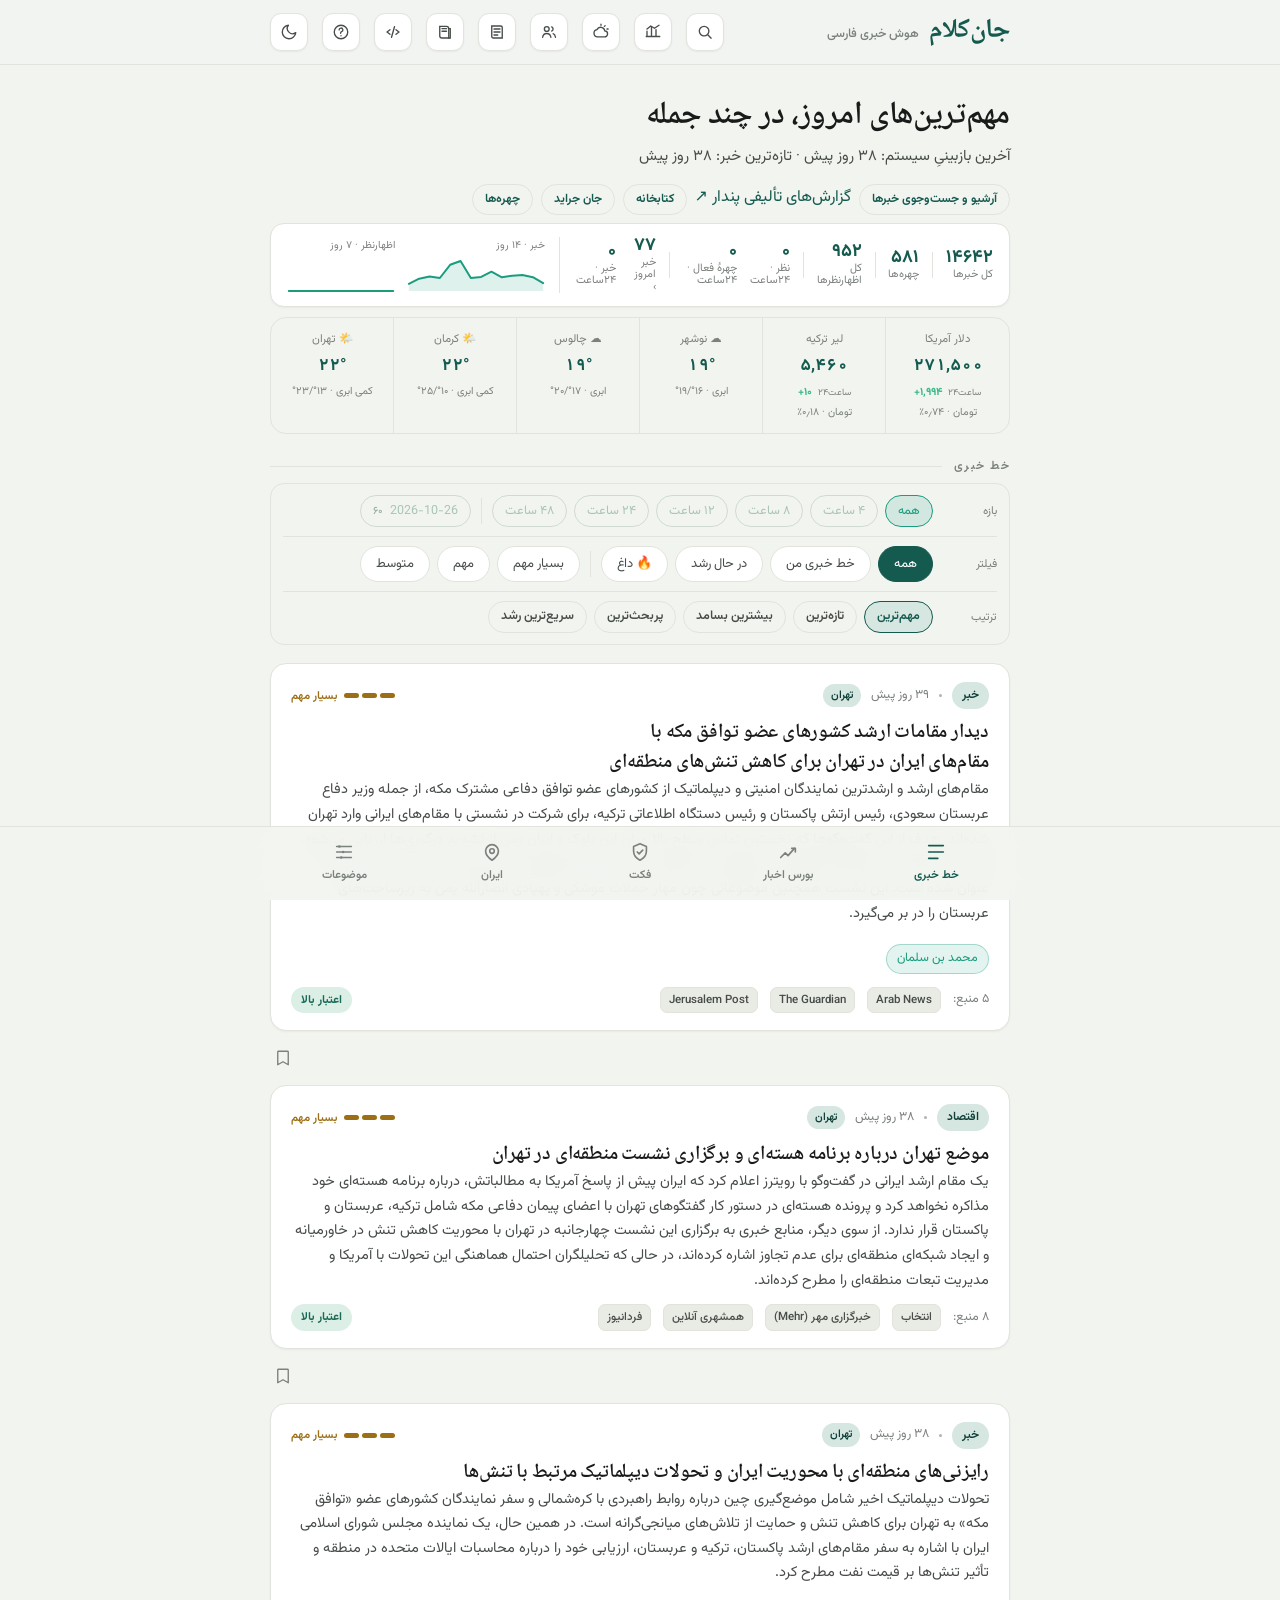
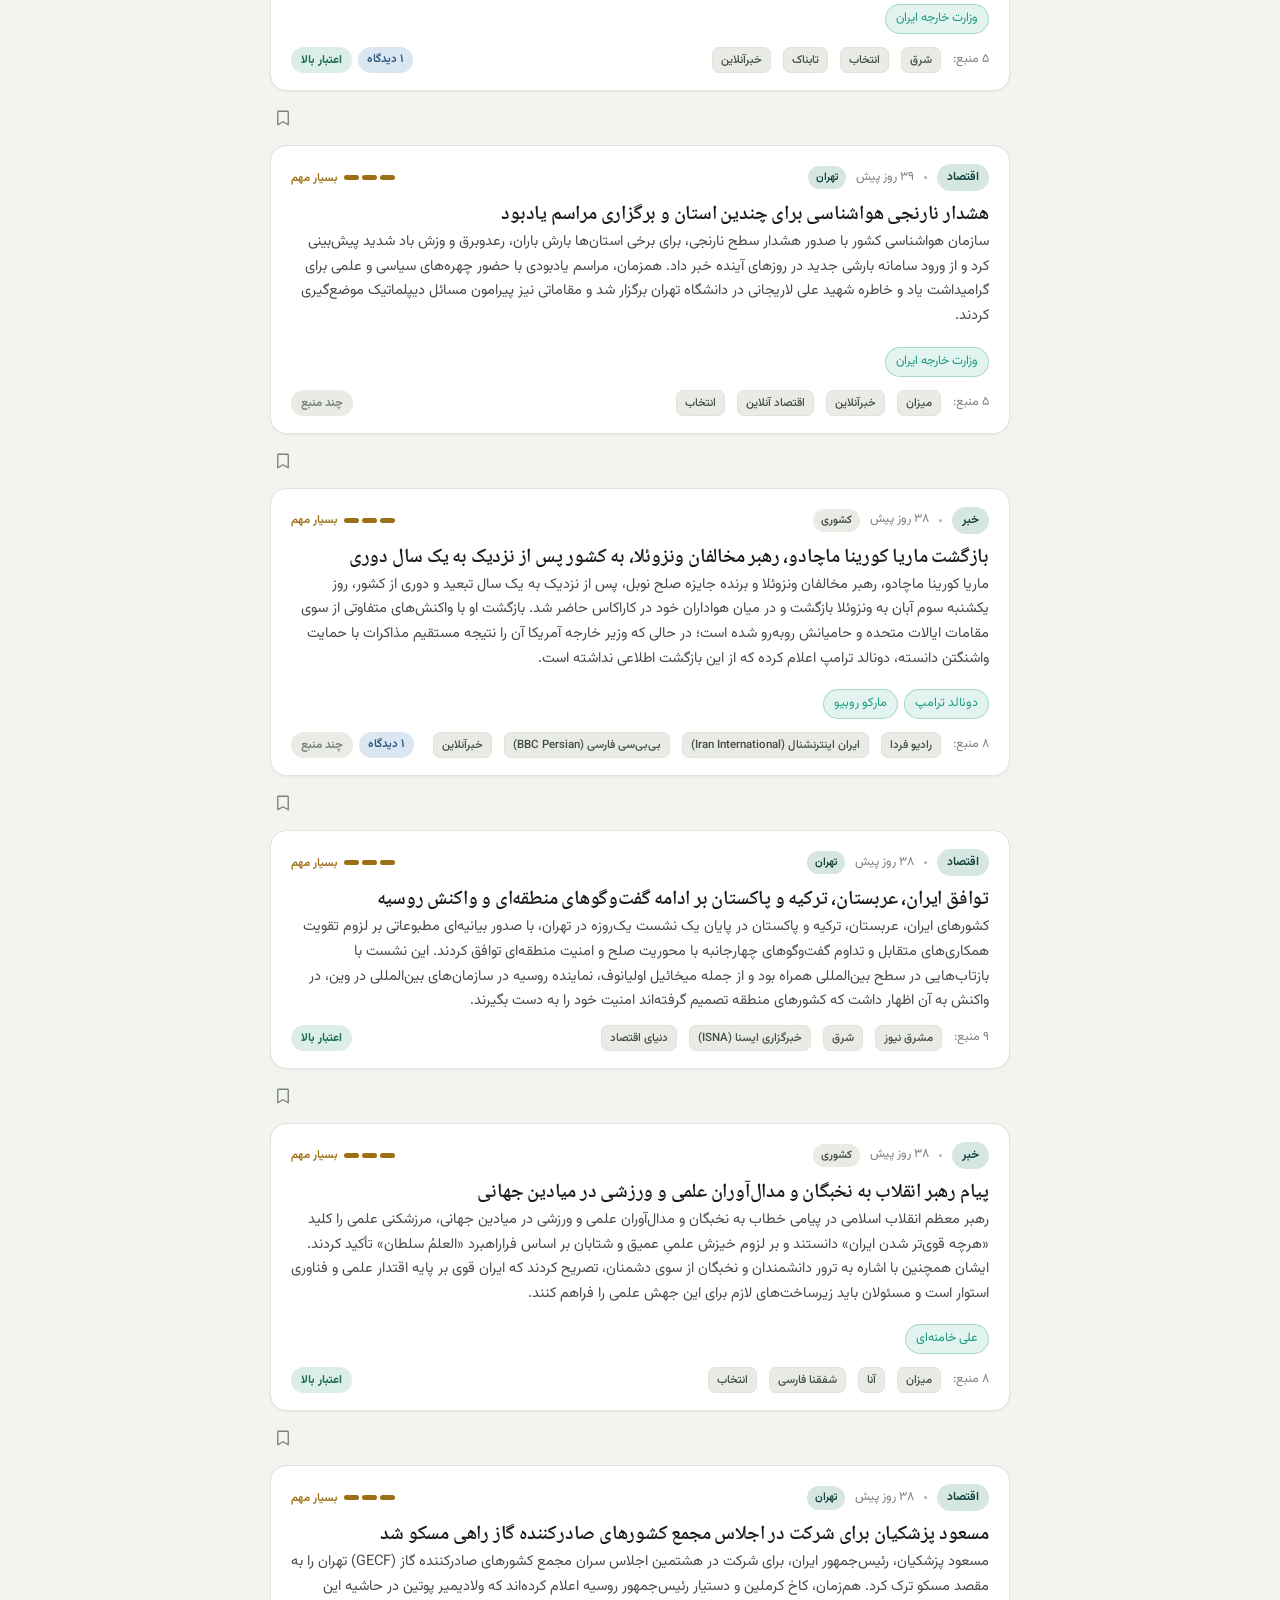
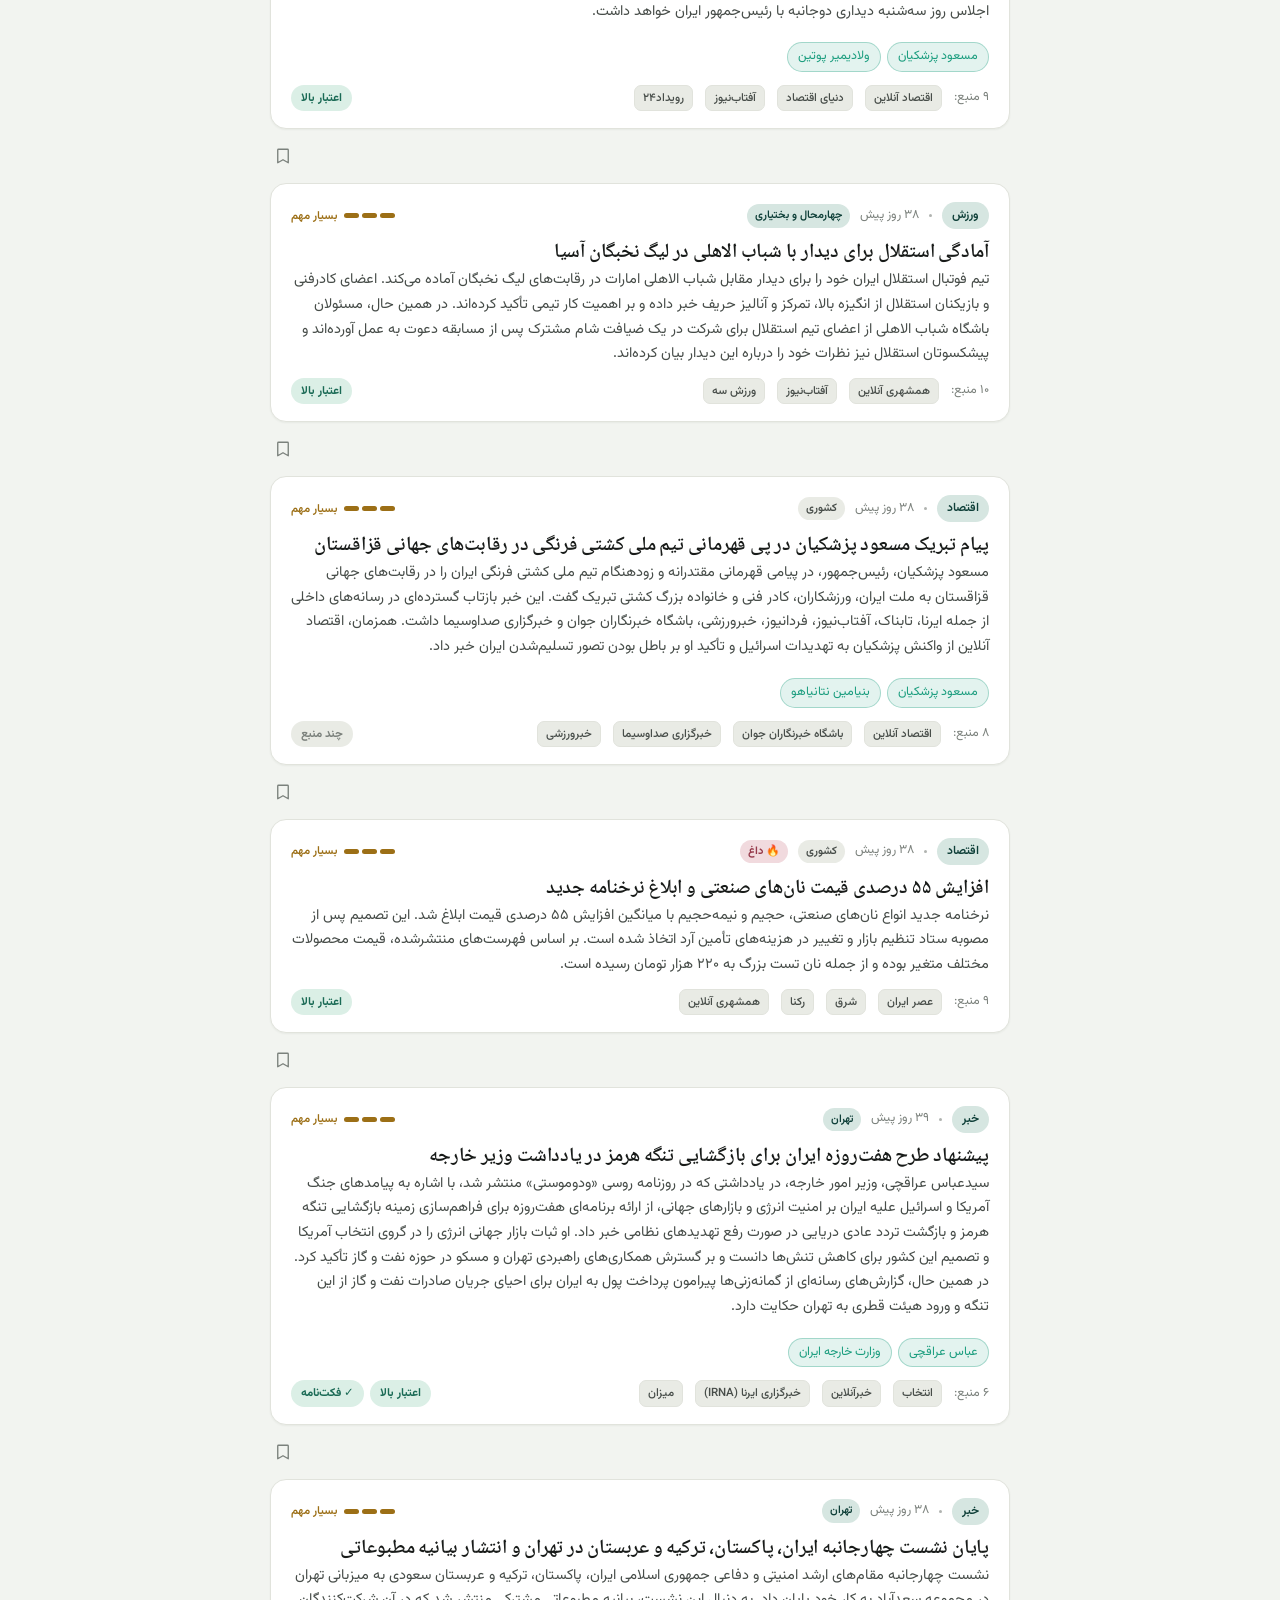
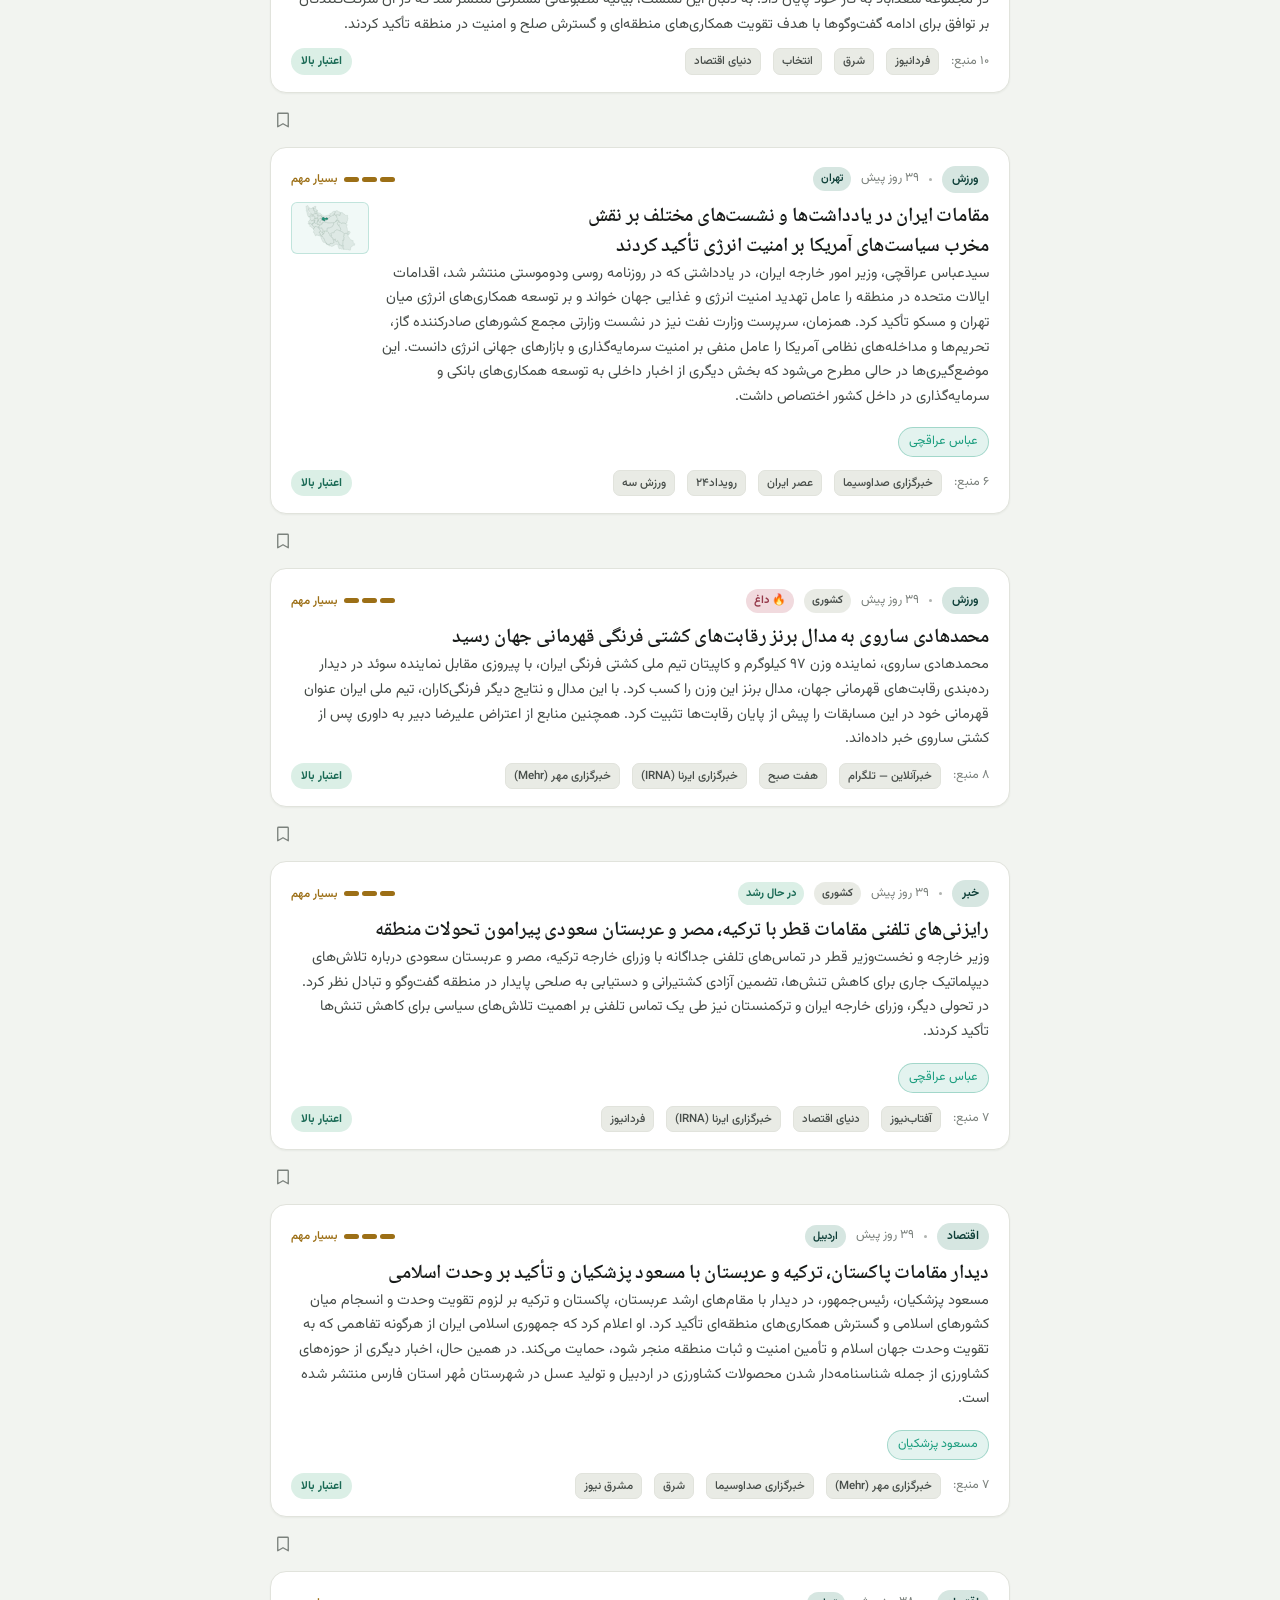
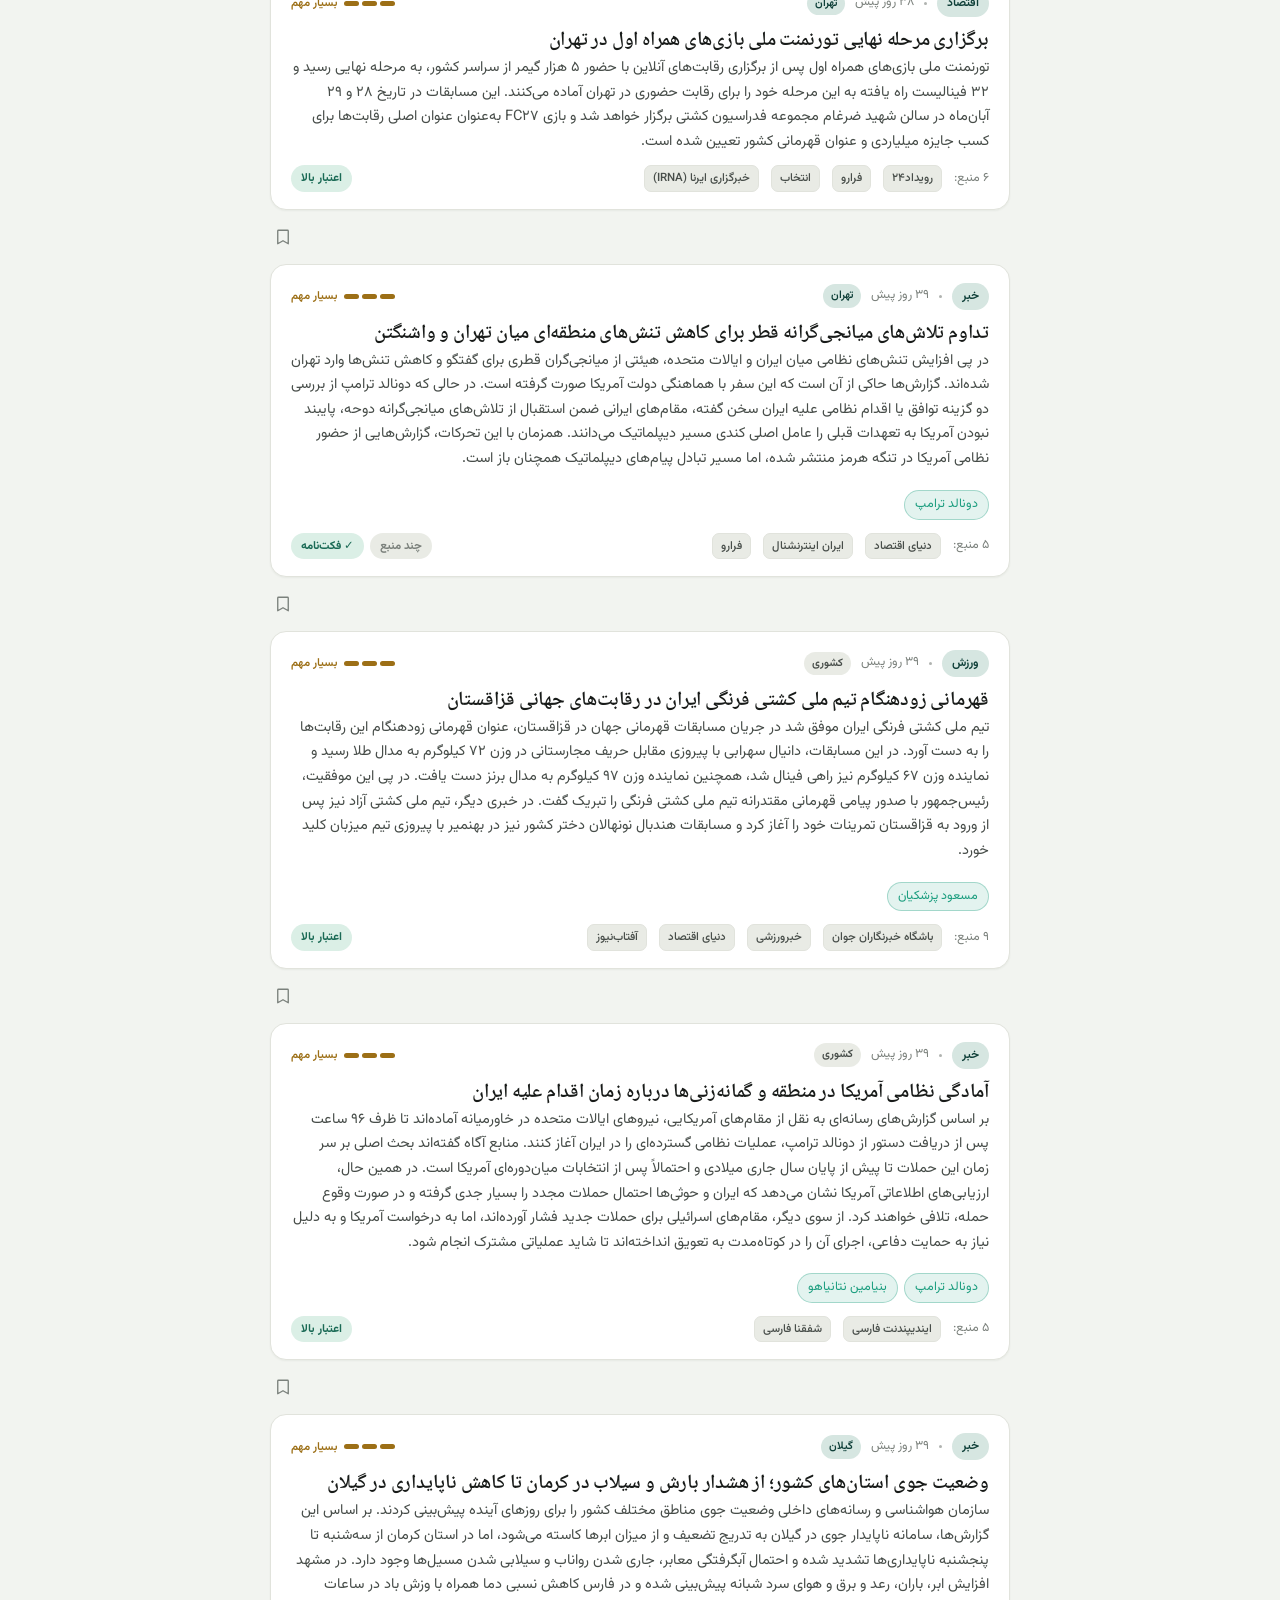
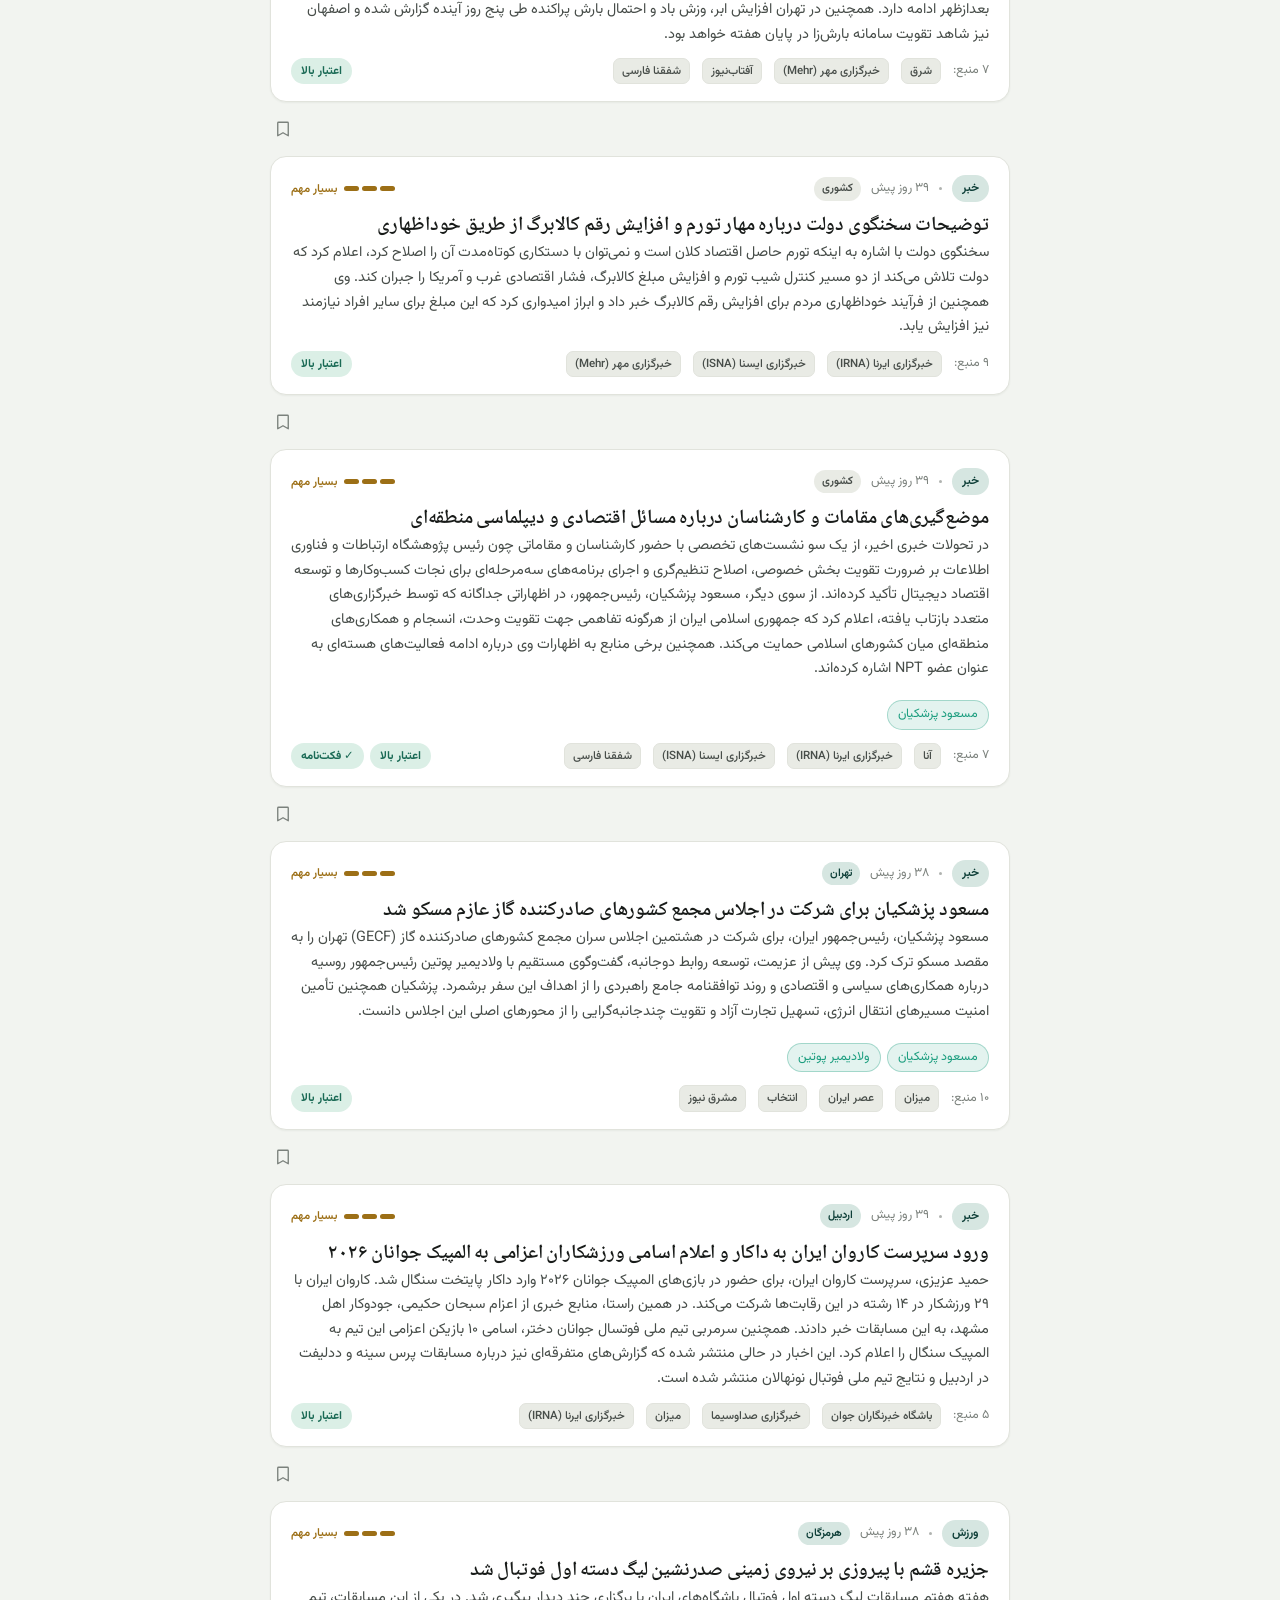
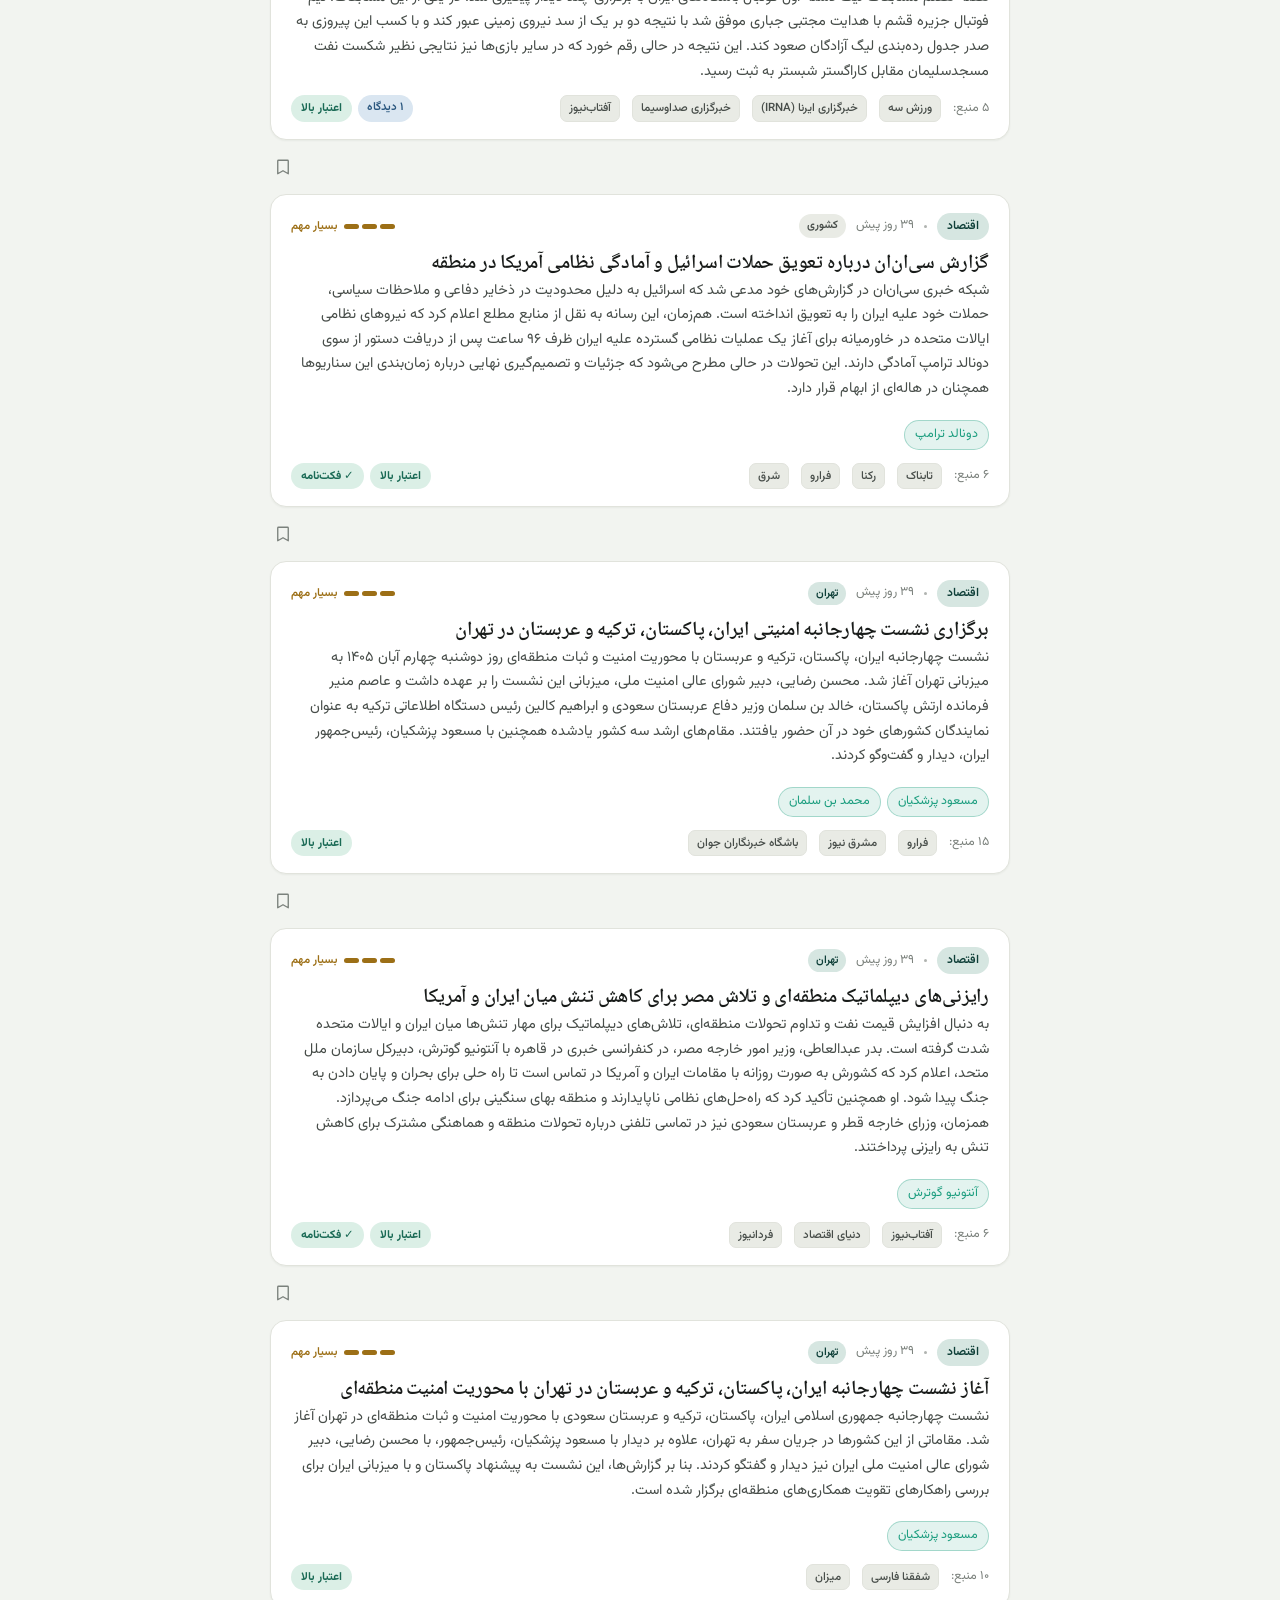
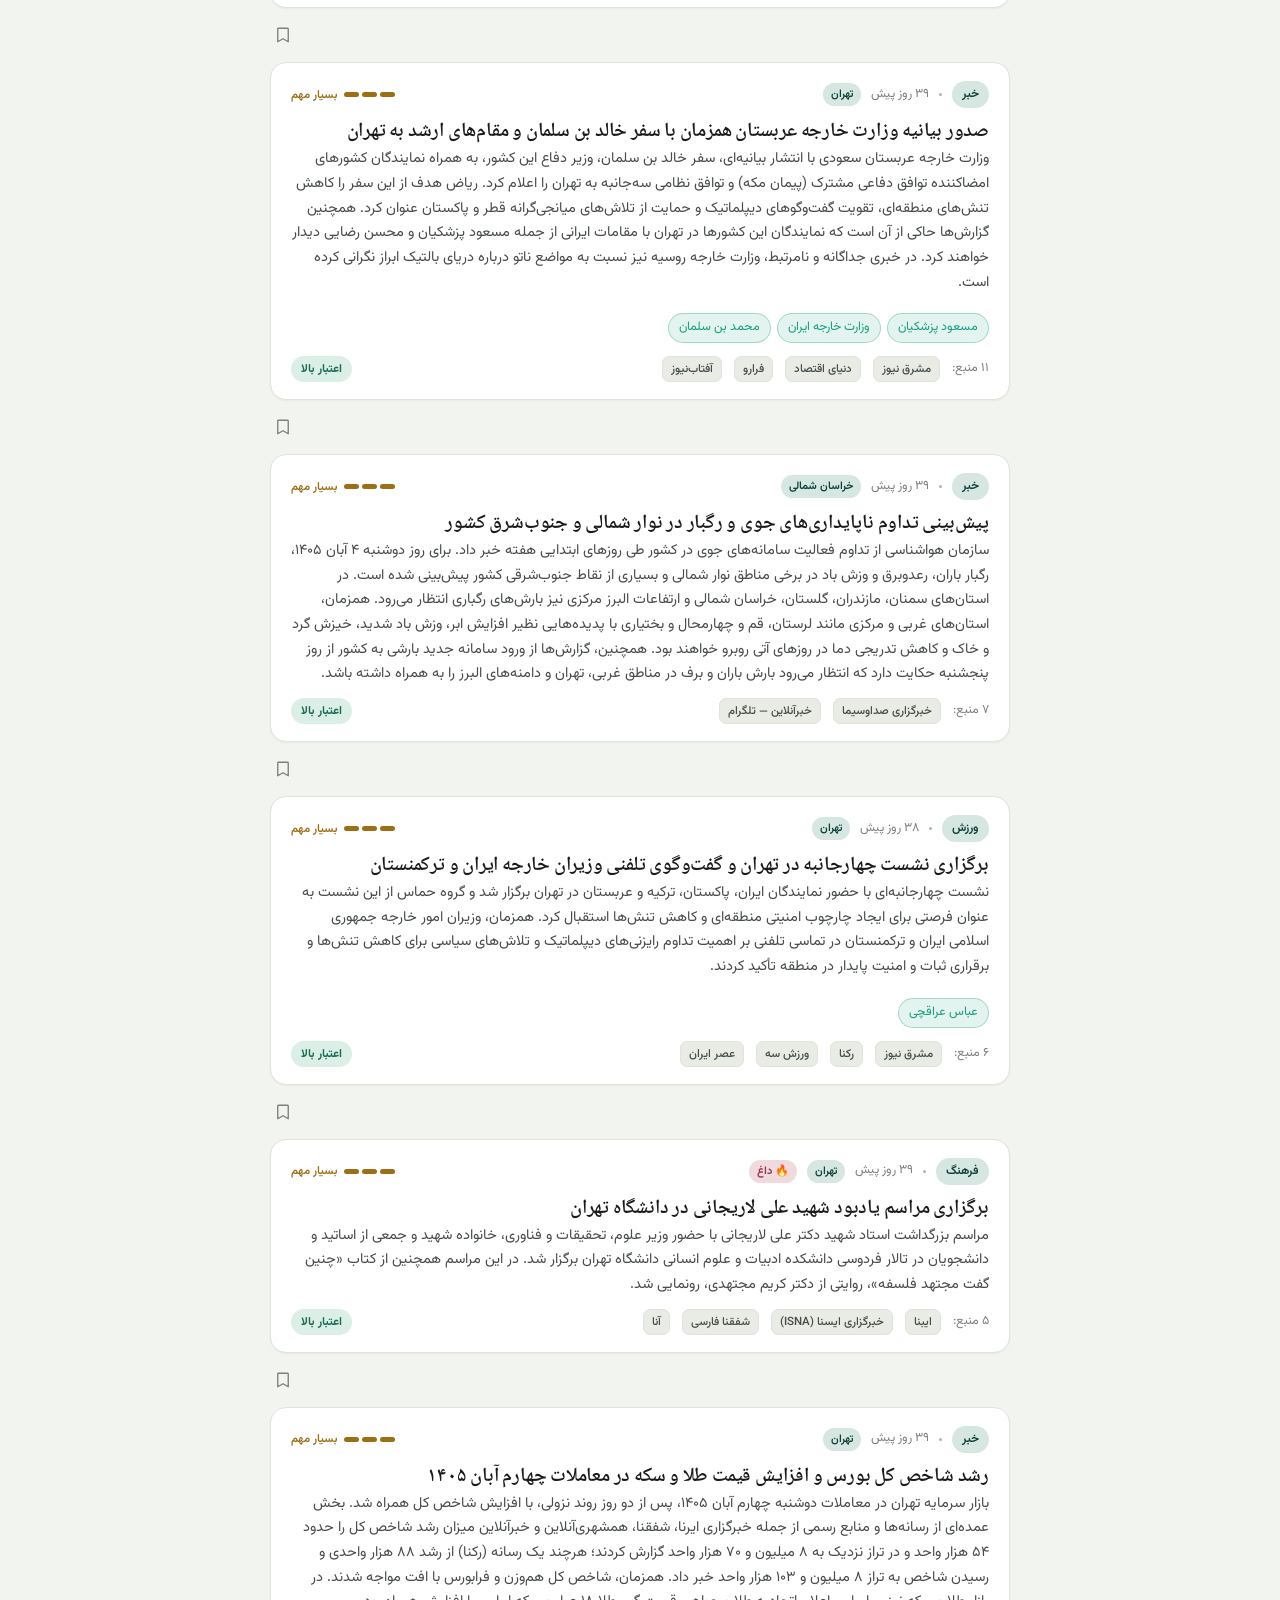
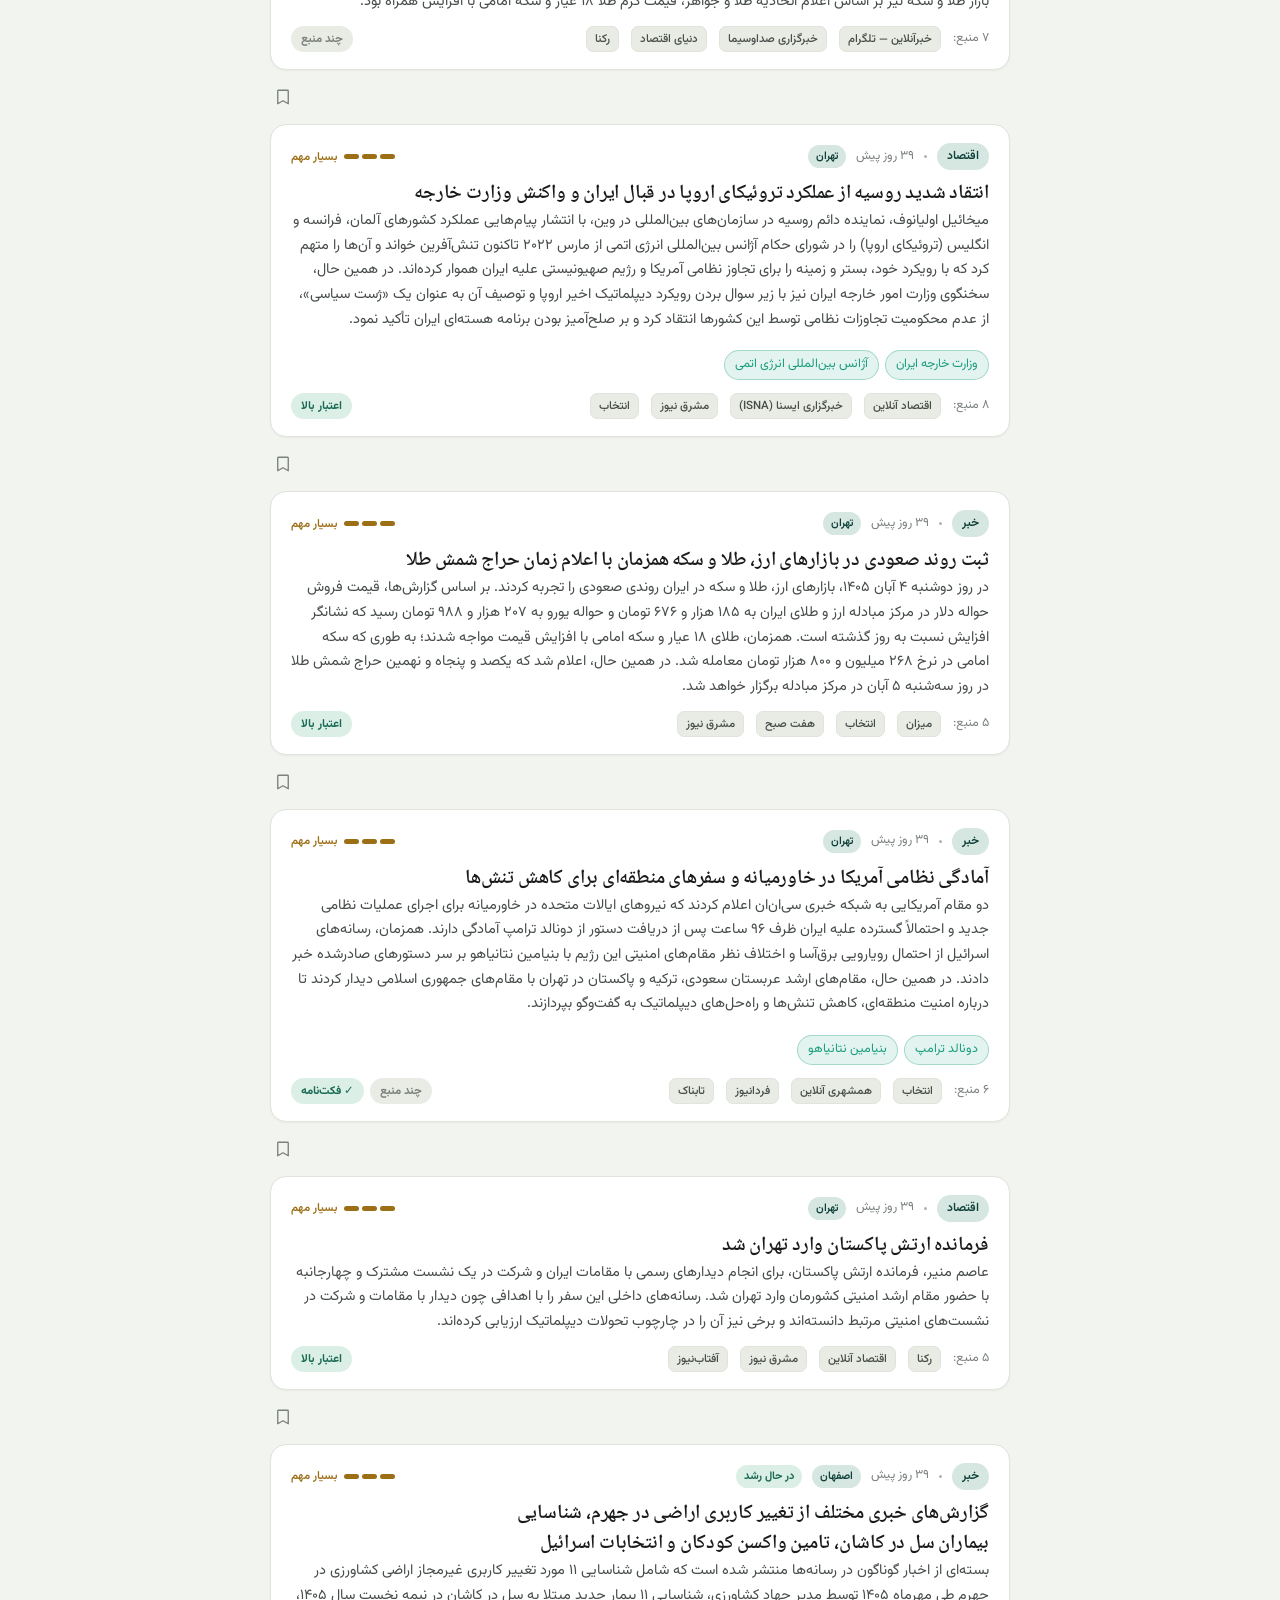
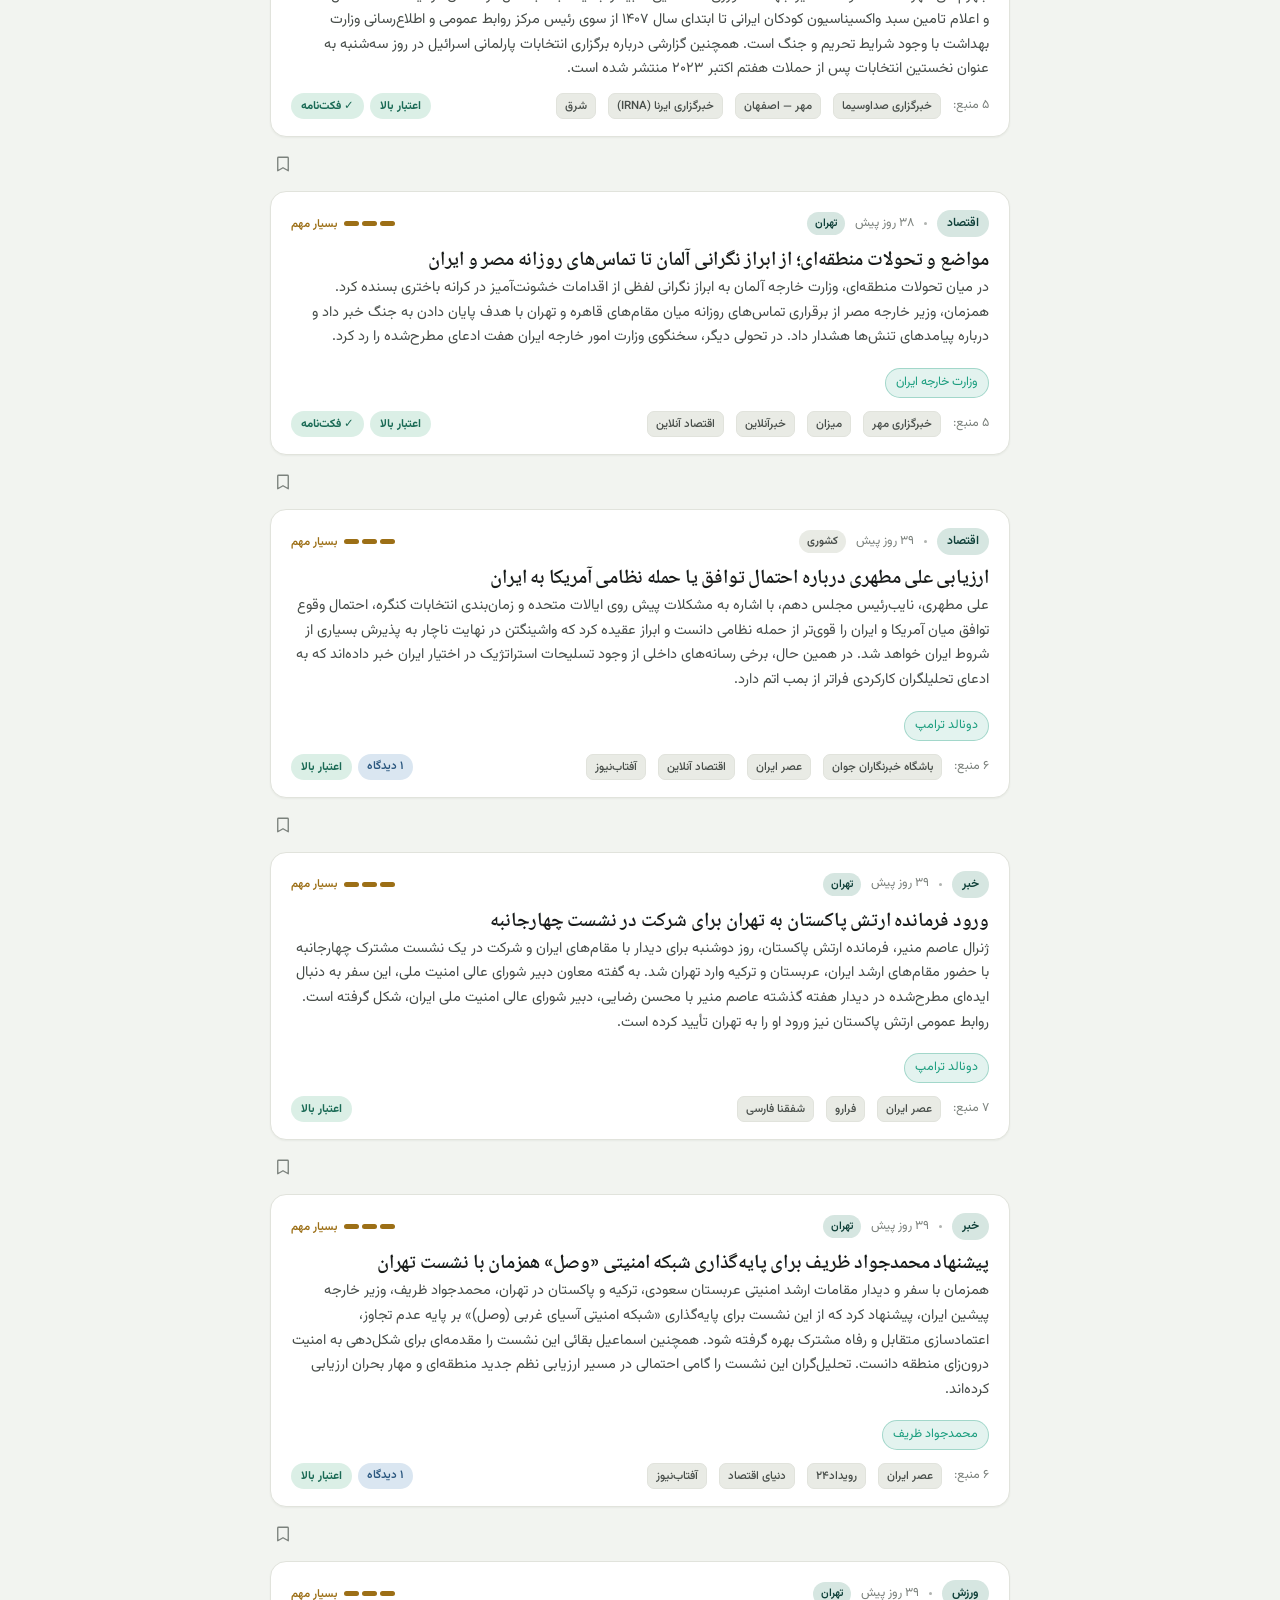
<file: index.html>
<!doctype html>
<html lang="fa" dir="rtl">
<head>
  <meta charset="utf-8">
  <meta name="viewport" content="width=device-width, initial-scale=1, viewport-fit=cover">
  <title>جان‌کلام</title>
  <meta name="description" content="هوش خبری فارسی — واقعیت جدا از تحلیل، و دیدگاه هر منبع به‌تفکیک.">
  <link id="page-canonical" rel="canonical" href="https://nimania.github.io/jan-kalam/">
  <meta property="og:type" content="website">
  <meta property="og:title" content="جان‌کلام — هوش خبری فارسی">
  <meta property="og:description" content="واقعیت خبر، روایت منابع و نقاط اشتراک و اختلاف را در جان‌کلام ببینید.">
  <meta property="og:url" content="https://nimania.github.io/jan-kalam/">
  <script>
    (function () {
      var id = new URLSearchParams(location.search).get("story") || "";
      if (!/^[0-9a-f]{8}-[0-9a-f]{4}-[0-9a-f]{4}-[0-9a-f]{4}-[0-9a-f]{12}$/i.test(id)) return;
      var canonical = document.getElementById("page-canonical");
      if (canonical) canonical.href = "https://nimania.github.io/jan-kalam/?story=" + encodeURIComponent(id);
    })();
  </script>
  <meta name="theme-color" content="#155a4f">
  <link rel="manifest" href="manifest.webmanifest">
  <link rel="icon" href="icons/icon.svg" type="image/svg+xml">
  <link rel="apple-touch-icon" href="icons/icon-192.png">
  <link rel="preconnect" href="https://fonts.googleapis.com">
  <link rel="preconnect" href="https://fonts.gstatic.com" crossorigin>
  <link rel="stylesheet" href="https://fonts.googleapis.com/css2?family=Noto+Naskh+Arabic:wght@400;500;600;700&family=Vazirmatn:wght@300;400;500;600;700&display=swap">
  <link rel="stylesheet" href="styles.css?v=20261029-news-home">
</head>
<body>
  <header class="top">
    <div class="wrap">
      <div class="brand" onclick="showFeed()">
        <span class="logo">جان‌کلام</span>
        <span class="tag">هوش خبری فارسی</span>
      </div>
      <span class="spacer"></span>
      <div class="smart-search" id="smart-search">
        <button class="icon-btn smart-search-toggle" onclick="toggleSmartSearch()" aria-label="جست‌وجو" title="جست‌وجوی هوشمند">
          <svg viewBox="0 0 24 24" fill="none" stroke="currentColor" stroke-width="1.8"><circle cx="10.8" cy="10.8" r="6.4"/><path d="m16 16 4.2 4.2" stroke-linecap="round"/></svg>
        </button>
        <div class="smart-search-panel" id="smart-search-panel">
          <input id="smart-search-input" type="search" autocomplete="off" placeholder="خبر، چهره، منبع یا موضوع…" oninput="smartSearch(this.value)" onkeydown="smartSearchKey(event)">
          <div class="smart-search-results" id="smart-search-results"><div class="smart-search-hint">مثلاً «مونا برزویی»، «اسرائیل»، «اکونومیست» یا «هوش مصنوعی»</div></div>
        </div>
      </div>
      <button class="icon-btn" onclick="showMarket()" aria-label="بازار" title="بازار — ارز، طلا و رمزارز">
        <svg viewBox="0 0 24 24" fill="none" stroke="currentColor" stroke-width="1.8"><path d="M4 18V11M10 18V6M16 18v-9M21 18H3" stroke-linecap="round"/><path d="M4 8l5-4 5 3 6-4" stroke-linecap="round" stroke-linejoin="round"/></svg>
      </button>
      <button class="icon-btn" onclick="showWeather()" aria-label="آب‌وهوا" title="آب‌وهوا">
        <svg viewBox="0 0 24 24" fill="none" stroke="currentColor" stroke-width="1.8"><path d="M7.5 18.5h9a4 4 0 0 0 .5-8 5.5 5.5 0 0 0-10.4-1.7A4.9 4.9 0 0 0 7.5 18.5Z" stroke-linejoin="round"/><path d="M16.5 4.5l1-1M20 8h1.5M12 3V1.5" stroke-linecap="round"/></svg>
      </button>
      <button class="icon-btn" onclick="showFigures()" aria-label="چهره‌ها" title="چهره‌ها — دیدگاه تحلیلگران">
        <svg viewBox="0 0 24 24" fill="none" stroke="currentColor" stroke-width="1.8"><circle cx="9" cy="8" r="3.2"/><path d="M3.5 19c.6-3.2 2.8-5 5.5-5s4.9 1.8 5.5 5" stroke-linecap="round"/><path d="M15.5 5.2a3 3 0 0 1 0 5.6M17.5 14.3c1.7.6 2.8 2.2 3.1 4.7" stroke-linecap="round"/></svg>
      </button>
      <button class="icon-btn" onclick="showPress()" aria-label="جان جراید" title="جانِ جراید — گزیدهٔ فارسی مطبوعات جهان">
        <svg viewBox="0 0 24 24" fill="none" stroke="currentColor" stroke-width="1.8"><path d="M5 4h12a2 2 0 0 1 2 2v14H7a2 2 0 0 1-2-2V4Z"/><path d="M8 8h8M8 12h8M8 16h5" stroke-linecap="round"/></svg>
      </button>
      <button class="icon-btn" onclick="showBooks()" aria-label="کتاب‌ها" title="کتاب‌ها — کتاب‌های دیده‌شده در جان‌کلام">
        <svg viewBox="0 0 24 24" fill="none" stroke="currentColor" stroke-width="1.8"><path d="M5 4.5h9a3 3 0 0 1 3 3V20H8a3 3 0 0 1-3-3V4.5Z"/><path d="M8 7.5h6M8 11h6" stroke-linecap="round"/><path d="M17 7.5h2v12.5h-2" stroke-linecap="round"/></svg>
      </button>
      <button class="icon-btn" onclick="showTech()" aria-label="فناوری و طراحی" title="فناوری و طراحی">
        <svg viewBox="0 0 24 24" fill="none" stroke="currentColor" stroke-width="1.8"><path d="M8 9l-4 3 4 3M16 9l4 3-4 3M14 5l-4 14" stroke-linecap="round" stroke-linejoin="round"/></svg>
      </button>
      <button class="icon-btn" onclick="showFaq()" aria-label="راهنما" title="راهنما">
        <svg viewBox="0 0 24 24" fill="none" stroke="currentColor" stroke-width="1.8"><circle cx="12" cy="12" r="9"/><path d="M9.5 9.2a2.5 2.5 0 1 1 3.3 2.4c-.8.3-1.3.9-1.3 1.7v.4M12 17h.01" stroke-linecap="round"/></svg>
      </button>
      <button class="icon-btn" id="theme" aria-label="روشن / تیره" title="روشن / تیره">
        <svg viewBox="0 0 24 24" fill="none" stroke="currentColor" stroke-width="1.8"><path d="M21 12.8A9 9 0 1 1 11.2 3a7 7 0 0 0 9.8 9.8Z" stroke-linejoin="round"/></svg>
      </button>
    </div>
  </header>

  <main class="wrap">
    <section id="feed-view">
      <div class="lede">
        <h1>مهم‌ترین‌های امروز، در چند جمله</h1>
        <p class="muted" id="built" style="margin-top:6px"></p>
        <div class="section-shortcuts home-shortcuts">
          <button onclick="showNewsArchive()">آرشیو و جست‌وجوی خبرها</button>
          <a href="https://pendar.io/reports/">گزارش‌های تألیفی پندار ↗</a>
          <button onclick="showBooks()">کتابخانه</button>
          <button onclick="showPress()">جان جراید</button>
          <button onclick="showFigures()">چهره‌ها</button>
        </div>
      </div>
      <div class="home-stats" id="home-stats"></div>
      <div class="home-glance" id="home-glance" aria-label="بازار و آب‌وهوای امروز"></div>
      <div class="rule"><span>خط خبری</span><span class="l"></span></div>
      <div class="feed-controls">
        <div class="feed-control-row feed-days"><span class="fc-label">بازه</span><div class="day-chips day-range-chips">
  <button class="day-chip on" data-range="all" onclick="setFeedRange('all')">همه</button>
  <button class="day-chip" data-range="4" onclick="setFeedRange(4)">۴ ساعت</button>
  <button class="day-chip" data-range="8" onclick="setFeedRange(8)">۸ ساعت</button>
  <button class="day-chip" data-range="12" onclick="setFeedRange(12)">۱۲ ساعت</button>
  <button class="day-chip" data-range="24" onclick="setFeedRange(24)">۲۴ ساعت</button>
  <button class="day-chip" data-range="48" onclick="setFeedRange(48)">۴۸ ساعت</button>
  <span class="fchip-sep"></span><div id="day-chips"></div>
</div></div>
        <div class="feed-control-row">
          <span class="fc-label">فیلتر</span>
          <div class="imp-filter" id="imp-filter">
            <button class="fchip on" onclick="setTier('all')">همه</button>
            <button class="fchip" onclick="setTier('mine')">خط خبری من <span class="mine-badge" id="mine-badge" style="display:none"></span></button>
            <button class="fchip" onclick="setTier('rising')">در حال رشد</button>
            <button class="fchip" onclick="setTier('hot')">🔥 داغ</button>
            <span class="fchip-sep"></span>
            <button class="fchip" onclick="setTier('high')">بسیار مهم</button>
            <button class="fchip" onclick="setTier('mid')">مهم</button>
            <button class="fchip" onclick="setTier('low')">متوسط</button>
          </div>
        </div>
        <div class="feed-control-row">
          <span class="fc-label">ترتیب</span>
          <div class="sortbar">
            <button class="sortchip on" id="sort-imp" onclick="setSort('imp')">مهم‌ترین</button>
            <button class="sortchip" id="sort-new" onclick="setSort('new')">تازه‌ترین</button>
            <button class="sortchip" id="sort-sources" onclick="setSort('sources')">بیشترین بسامد</button>
            <button class="sortchip" id="sort-views" onclick="setSort('views')">پربحث‌ترین</button>
            <button class="sortchip" id="sort-rising" onclick="setSort('rising')">سریع‌ترین رشد</button>
          </div>
        </div>
      </div>
      <div class="feed" id="feed"><div class="spinner"></div></div>
    </section>

    <section id="news-archive-view" style="display:none">
      <div class="lede"><h1>آرشیو خبرها</h1><p>خبرهای تازه و قدیمی، با منابع و روایت‌های هر خبر.</p></div>
      <div class="archive-controls">
        <label>جست‌وجو <input id="news-archive-query" type="search" placeholder="عنوان، موضوع یا منبع خبر…" oninput="filterNewsArchive(this.value,document.getElementById('news-archive-category').value)"></label>
        <label>موضوع <select id="news-archive-category" onchange="filterNewsArchive(document.getElementById('news-archive-query').value,this.value)"><option value="">همهٔ موضوعات</option><option value="iran">ایران</option><option value="world">جهان</option><option value="politics">سیاست</option><option value="economy">اقتصاد</option><option value="technology">فناوری</option><option value="culture">فرهنگ</option><option value="sport">ورزش</option><option value="environment">محیط‌زیست</option><option value="science">علم</option><option value="health">سلامت</option></select></label>
        <span id="news-archive-count" role="status"></span>
      </div>
      <div class="feed" id="news-archive-feed"></div>
      <button id="news-archive-more" class="fchip" onclick="moreNewsArchive()" hidden>خبرهای بیشتر</button>
    </section>

    <section class="detail" id="detail-view"></section>

    <section class="topics-view" id="topic-archive-view">
      <button class="back" id="ta-back" onclick="showTopics()"><svg viewBox="0 0 24 24" fill="none" stroke="currentColor" stroke-width="2"><path d="M15 18l-6-6 6-6"/></svg> <span id="ta-back-t">بازگشت به موضوعات</span></button>
      <div class="lede"><h1 id="ta-title"></h1><p class="muted" id="ta-sub"></p></div>
      <div id="ta-feed"></div>
    </section>

    <section class="trends-view" id="trends-view">
      <div class="lede">
        <h1>بورس اخبار</h1>
        <p>موضوع‌ها و خبرهایی که بیشترین پوشش را دارند — سنجه‌ای از «داغیِ» هر موضوع بر اساس تعداد خبرها و منابعِ مستقلی که آن را پوشش داده‌اند.</p>
      </div>
      <div id="trends"><div class="spinner"></div></div>
    </section>

    <section class="trends-view" id="factchecks-view">
      <div class="lede">
        <h1>فکت — راستی‌آزمایی</h1>
        <p>سنجهٔ خودکارِ ما (بر پایهٔ منابعِ مستقل و توافق/اختلاف) در کنارِ راستی‌آزماییِ حرفه‌ایِ <b>فکت‌نامه</b>.</p>
      </div>
      <div id="factchecks"><div class="spinner"></div></div>
    </section>

    <section class="topics-view" id="topics-view">
      <div class="lede">
        <h1>موضوعات را دنبال کن</h1>
        <p>موضوع‌هایی که برایت مهم‌اند را انتخاب کن (روی این دستگاه ذخیره می‌شود).</p>
      </div>
      <div class="topic-grid" id="topic-grid"><div class="spinner"></div></div>
    </section>

    <section class="trends-view" id="market-view">
      <button class="back" onclick="showFeed()"><svg viewBox="0 0 24 24" fill="none" stroke="currentColor" stroke-width="2"><path d="M15 18l-6-6 6-6"/></svg> بازگشت به خط خبری</button>
      <div class="lede">
        <h1>بازار</h1>
        <p>نرخِ لحظه‌ایِ ارز، طلا و سکه — هر ساعت از tgju به‌روز می‌شود.</p>
      </div>
      <div id="market"><div class="spinner"></div></div>
    </section>

    <section class="trends-view" id="weather-view">
      <button class="back" onclick="showFeed()"><svg viewBox="0 0 24 24" fill="none" stroke="currentColor" stroke-width="2"><path d="M15 18l-6-6 6-6"/></svg> بازگشت به خط خبری</button>
      <div class="lede">
        <h1>آب‌وهوای ایران</h1>
        <p>دمای کنونی و کمینه/بیشینهٔ امروزِ شهرهای ایران — هر ساعت به‌روز می‌شود.</p>
      </div>
      <div id="weather"><div class="spinner"></div></div>
    </section>

    <section class="trends-view" id="iran-view">
      <div class="lede">
        <h1>ایران</h1>
        <p>خبرها بر اساس جغرافیا — روی نقشه یک استان را بزن، یا بر اساس گسترهٔ خبر فیلتر کن.</p>
      </div>
      <div id="iran"><div class="spinner"></div></div>
    </section>

    <section class="trends-view" id="figures-view">
      <div class="lede" id="figures-lede">
        <h1>چهره‌ها چه می‌گویند؟</h1>
        <p>تایملاین مستقلِ دیدگاه‌ها و تحلیل‌ها؛ جدیدترین مورد همیشه بالاتر است. این‌ها نظرِ شخصی‌اند، نه واقعیتِ خبر.</p>
        <div class="section-shortcuts"><button onclick="showBooks()">کتابخانهٔ جان‌کلام</button></div>
      </div>
      <div class="rule"><span>تایملاین چهره‌ها</span><span class="l"></span><button class="sortchip" onclick="renderFiguresDirectory()">فهرست همهٔ چهره‌ها</button></div>
      <div class="figure-timeline" id="figure-timeline"><div class="spinner"></div></div>
      <div id="figures"></div>
    </section>

    <section class="trends-view" id="press-view">
      <button class="back" onclick="showFeed()">بازگشت به خط خبری</button>
      <div class="lede press-lede">
        <span class="press-kicker">ایران در آینهٔ رسانه‌ها</span>
        <h1>جانِ جراید</h1>
        <p>رسانه‌های داخل ایران، فارسی‌زبانان خارج از کشور و مطبوعات جهان در یک فهرست واحد؛ تمرکز بر مطالب مرتبط با ایران، با حفظ نام و زبان منبع.</p>
        <div class="section-shortcuts"><button onclick="showBooks()">کتاب‌های دیده‌شده در جراید</button></div>
      </div>
      <div id="press-content"><div class="spinner"></div></div>
    </section>

    <section class="trends-view" id="books-view">
      <button class="back" onclick="showFeed()">بازگشت به خط خبری</button>
      <div class="lede books-lede" id="books-lede">
        <span class="press-kicker">کتاب‌هایی که در محتوا دیده‌ایم</span>
        <h1>کتابخانهٔ جان‌کلام</h1>
        <p>کتاب، پدیدآورنده، مترجم و ناشر در یک شبکهٔ واحد؛ هر کتاب فقط وقتی نمایش داده می‌شود که هویت و مشخصاتش تأیید شده باشد.</p>
      </div>
      <div id="books-content"><div class="spinner"></div></div>
    </section>

    <section class="trends-view" id="tech-view">
      <div class="lede">
        <span class="vf-badge">پشت صحنهٔ جان‌کلام</span>
        <h1>فناوری و طراحی</h1>
        <p>جان‌کلام چطور ساخته شده، داده‌ها از کجا می‌آیند و رابط فارسی آن از چه الگوهایی استفاده می‌کند.</p>
      </div>
      <div id="tech-content"></div>
    </section>

    <section class="trends-view" id="faq-view">
      <div class="lede">
        <h1>راهنما — همه‌چیز چطور کار می‌کند</h1>
        <p>جان‌کلام چطور خبرها را جمع می‌کند، مقایسه می‌کند، و به تو نشان می‌دهد.</p>
      </div>
      <div class="faq" id="faq"></div>
    </section>
  </main>

  <footer class="site-footer">
    <div class="wrap">
      <p>جان‌کلام · هوش خبری فارسی</p>
      <div class="footer-links"><button onclick="showBooks()">کتابخانه</button><button onclick="showPress()">جان جراید</button><button onclick="showFigures()">چهره‌ها</button><button onclick="showTech()">فناوری و طراحی</button><button onclick="showFaq()">روش کار</button><a href="https://vibefarsi.ir/" target="_blank" rel="noopener">VibeFarsi ↗</a></div>
    </div>
  </footer>

  <nav class="tabbar">
    <div class="inner">
      <button class="tab active" id="tab-feed" onclick="showFeed()">
        <svg viewBox="0 0 24 24" fill="none" stroke="currentColor"><path d="M4 5h16M4 12h16M4 19h10" stroke-linecap="round"/></svg>
        خط خبری
      </button>
      <button class="tab" id="tab-trends" onclick="showTrends()">
        <svg viewBox="0 0 24 24" fill="none" stroke="currentColor"><path d="M4 18l5-5 3 3 7-8" stroke-linecap="round" stroke-linejoin="round"/><path d="M16 8h4v4" stroke-linecap="round" stroke-linejoin="round"/></svg>
        بورس اخبار
      </button>
      <button class="tab" id="tab-factchecks" onclick="showFactchecks()">
        <svg viewBox="0 0 24 24" fill="none" stroke="currentColor"><path d="M12 3l7 3v5c0 4.5-3 8-7 10-4-2-7-5.5-7-10V6l7-3Z" stroke-linejoin="round"/><path d="M9 12l2 2 4-4" stroke-linecap="round" stroke-linejoin="round"/></svg>
        فکت
      </button>
      <button class="tab" id="tab-iran" onclick="showIran()">
        <svg viewBox="0 0 24 24" fill="none" stroke="currentColor"><path d="M12 21s-7-4.5-7-10a7 7 0 0 1 14 0c0 5.5-7 10-7 10Z" stroke-linejoin="round"/><circle cx="12" cy="11" r="2.5"/></svg>
        ایران
      </button>
      <button class="tab" id="tab-topics" onclick="showTopics()">
        <svg viewBox="0 0 24 24" fill="none" stroke="currentColor"><path d="M4 6h16M4 12h16M4 18h16" stroke-linecap="round"/><circle cx="7" cy="6" r="1.4" fill="currentColor" stroke="none"/><circle cx="11" cy="12" r="1.4" fill="currentColor" stroke="none"/><circle cx="9" cy="18" r="1.4" fill="currentColor" stroke="none"/></svg>
        موضوعات
      </button>
    </div>
  </nav>

  <script src="iran-provinces.js"></script>
  <script src="world-map.js"></script>
  <script src="data/press-directory.js"></script>
  <script src="books-data.js"></script>
  <script src="news-navigation.js?v=20261029-news-home"></script>
  <script src="app.js?v=20261029-news-home"></script>
  <script src="pendar-figures.js"></script>
</body>
</html>
</file>
<file: styles.css>
:root{
    --paper:#f2f4f0; --surface:#ffffff; --surface-2:#e9ebe5;
    --ink:#181b19; --ink-soft:#474d49; --ink-faint:#7b817c;
    --line:#e1e3dc; --line-strong:#cdd0c8;
    --accent:#155a4f; --accent-2:#0e3f38; --accent-soft:#d6e6e1;
    --brass:#9c6f16;
    --fact:#1a6a55; --fact-bg:#dbefe6;
    --warn:#8f6410; --warn-bg:#f2e7cd;
    --agree:#2a577f; --agree-bg:#dae6f1;
    --disagree:#95394a; --disagree-bg:#f1dade;
    --shadow:0 1px 2px rgba(20,30,25,.04),0 8px 24px -12px rgba(20,40,32,.16);
    --shadow-soft:0 1px 2px rgba(20,30,25,.05);
    --radius:16px;
  }
  @media (prefers-color-scheme:dark){
    :root:not([data-theme="light"]){
      --paper:#131614; --surface:#1b1f1d; --surface-2:#232825;
      --ink:#e8eae5; --ink-soft:#a8afa9; --ink-faint:#79807a;
      --line:#2a302c; --line-strong:#39413b;
      --accent:#57b7a5; --accent-2:#7dc9ba; --accent-soft:#16332d;
      --brass:#d3a24a;
      --fact:#6cc0a3; --fact-bg:#153029;
      --warn:#d2a851; --warn-bg:#33290f;
      --agree:#7ba6d5; --agree-bg:#16273a;
      --disagree:#d68d97; --disagree-bg:#331920;
      --shadow:0 1px 2px rgba(0,0,0,.3),0 12px 28px -14px rgba(0,0,0,.6);
      --shadow-soft:0 1px 2px rgba(0,0,0,.3);
    }
  }
  :root[data-theme="dark"]{
    --paper:#131614; --surface:#1b1f1d; --surface-2:#232825;
    --ink:#e8eae5; --ink-soft:#a8afa9; --ink-faint:#79807a;
    --line:#2a302c; --line-strong:#39413b;
    --accent:#57b7a5; --accent-2:#7dc9ba; --accent-soft:#16332d;
    --brass:#d3a24a;
    --fact:#6cc0a3; --fact-bg:#153029;
    --warn:#d2a851; --warn-bg:#33290f;
    --agree:#7ba6d5; --agree-bg:#16273a;
    --disagree:#d68d97; --disagree-bg:#331920;
    --shadow:0 1px 2px rgba(0,0,0,.3),0 12px 28px -14px rgba(0,0,0,.6);
    --shadow-soft:0 1px 2px rgba(0,0,0,.3);
  }

  *{box-sizing:border-box}
  html{direction:rtl}
  body{
    margin:0; background:var(--paper); color:var(--ink);
    font-family:"Vazirmatn",system-ui,sans-serif; font-weight:400;
    line-height:1.75; font-size:16px; padding-bottom:76px;
    -webkit-font-smoothing:antialiased;
    font-feature-settings:"ss01";
  }
  .naskh{font-family:"Noto Naskh Arabic","Vazirmatn",serif}
  ::selection{background:var(--accent-soft); color:var(--ink)}
  a{color:var(--accent); text-decoration:none}
  button{font-family:inherit}
  :focus-visible{outline:2px solid var(--accent); outline-offset:2px; border-radius:6px}

  .wrap{max-width:780px; margin:0 auto; padding:0 20px}

  /* Top bar */
  header.top{
    position:sticky; top:0; z-index:20;
    background:color-mix(in srgb, var(--paper) 86%, transparent);
    backdrop-filter:saturate(1.4) blur(12px);
    border-bottom:1px solid var(--line);
  }
  .top .wrap{display:flex; align-items:center; gap:14px; height:64px}
  .brand{display:flex; align-items:baseline; gap:10px; cursor:pointer; user-select:none}
  .brand .logo{
    font-family:"Noto Naskh Arabic",serif; font-weight:700; font-size:27px;
    color:var(--accent); letter-spacing:-.5px; line-height:1;
  }
  .brand .tag{font-size:12.5px; color:var(--ink-faint); font-weight:500}
  .spacer{flex:1}
  .icon-btn{
    display:grid; place-items:center; width:38px; height:38px; border-radius:11px;
    background:var(--surface); border:1px solid var(--line); color:var(--ink-soft);
    cursor:pointer; transition:.18s; box-shadow:var(--shadow-soft);
  }
  .icon-btn:hover{color:var(--ink); border-color:var(--line-strong)}
  .icon-btn svg{width:18px; height:18px}

  /* Section intro */
  .lede{padding:30px 0 8px}
  .lede h1{
    font-family:"Noto Naskh Arabic",serif; font-weight:600;
    font-size:clamp(24px,4.5vw,32px); margin:0 0 6px; line-height:1.35;
    text-wrap:balance; letter-spacing:-.3px;
  }
  .lede p{margin:0; color:var(--ink-soft); font-size:15px; max-width:60ch}
  .rule{display:flex; align-items:center; gap:12px; margin:22px 0 6px}
  .rule span{font-size:12px; font-weight:600; letter-spacing:.12em; color:var(--ink-faint)}
  .rule .l{flex:1; height:1px; background:var(--line)}

  /* Feed */
  .feed{display:flex; flex-direction:column; gap:14px; padding-bottom:40px}
  .card{
    position:relative; text-align:right; width:100%; cursor:pointer;
    background:var(--surface); border:1px solid var(--line); border-radius:var(--radius);
    padding:18px 20px 17px; box-shadow:var(--shadow-soft); transition:.2s;
    display:grid; gap:9px; color:var(--ink); font:inherit;
  }
  .card h2{color:var(--ink)}
  .card:hover{border-color:var(--line-strong); box-shadow:var(--shadow); transform:translateY(-1px)}
  .card .meta{display:flex; align-items:center; gap:10px; flex-wrap:wrap}
  .chip{
    font-size:12px; font-weight:600; padding:3px 10px; border-radius:999px;
    background:var(--accent-soft); color:var(--accent-2);
  }
  :root[data-theme="dark"] .chip, :root:not([data-theme="light"]) .chip{color:var(--accent-2)}
  .dot{width:3px; height:3px; border-radius:50%; background:var(--ink-faint); opacity:.6}
  .muted{font-size:12.5px; color:var(--ink-faint)}
  .card h2{
    font-family:"Noto Naskh Arabic",serif; font-weight:600; font-size:20px;
    margin:0; line-height:1.5; letter-spacing:-.2px; text-wrap:balance;
  }
  .card .kalam{color:var(--ink-soft); font-size:14.5px; margin:0; line-height:1.7}
  .card .foot{display:flex; align-items:center; gap:12px; flex-wrap:wrap; margin-top:2px}
  .sources-mini{display:flex; align-items:center; gap:6px; font-size:12.5px; color:var(--ink-faint)}
  .src-badge{
    font-size:11.5px; font-weight:500; padding:2px 8px; border-radius:7px;
    background:var(--surface-2); color:var(--ink-soft); border:1px solid var(--line);
  }
  /* importance meter */
  .imp{display:flex; align-items:center; gap:7px; margin-inline-start:auto}
  .imp .bars{display:flex; gap:3px}
  .imp .bars i{width:15px; height:5px; border-radius:3px; background:var(--line-strong); display:block}
  .imp.high .bars i:nth-child(-n+3){background:var(--brass)}
  .imp.mid .bars i:nth-child(-n+2){background:var(--brass)}
  .imp.low .bars i:nth-child(-n+1){background:var(--brass)}
  .imp .lbl{font-size:11.5px; font-weight:600; color:var(--brass)}

  /* Detail */
  .detail{display:none; padding-bottom:60px; animation:fade .3s ease both}
  @keyframes fade{from{opacity:0; transform:translateY(6px)}to{opacity:1; transform:none}}
  .back{
    display:inline-flex; align-items:center; gap:7px; margin:22px 0 16px;
    background:none; border:none; color:var(--ink-soft); font-size:14px; font-weight:500; cursor:pointer;
  }
  .back:hover{color:var(--accent)}
  .back svg{width:16px; height:16px; transform:scaleX(-1)}
  .d-head h1{
    font-family:"Noto Naskh Arabic",serif; font-weight:700;
    font-size:clamp(25px,5vw,34px); line-height:1.45; margin:8px 0 14px;
    letter-spacing:-.3px; text-wrap:balance;
  }
  .d-meta{display:flex; align-items:center; gap:10px; flex-wrap:wrap; margin-bottom:22px}

  .kalam-box{
    background:var(--surface); border:1px solid var(--line);
    border-radius:var(--radius); padding:22px 22px 20px; box-shadow:var(--shadow-soft);
    position:relative;
  }
  .kalam-box::before{
    content:""; position:absolute; inset-inline-start:0; top:16px; bottom:16px; width:3px;
    background:var(--accent); border-radius:3px;
  }
  .eyebrow{
    display:inline-flex; align-items:center; gap:7px; font-size:12px; font-weight:700;
    letter-spacing:.08em; color:var(--accent); margin-bottom:8px;
  }
  .eyebrow .ai{
    font-size:10px; font-weight:700; letter-spacing:.05em; padding:2px 7px; border-radius:6px;
    background:var(--accent-soft); color:var(--accent-2);
  }
  .kalam-box p{margin:0; font-size:17px; line-height:1.85; font-family:"Noto Naskh Arabic",serif}

  .twocol{display:grid; grid-template-columns:1fr 1fr; gap:14px; margin-top:16px}
  @media (max-width:560px){.twocol{grid-template-columns:1fr}}
  .qa{
    background:var(--surface); border:1px solid var(--line); border-radius:14px; padding:16px 18px;
  }
  .qa h3{font-size:14px; margin:0 0 7px; font-weight:600; color:var(--ink)}
  .qa p{margin:0; font-size:14.5px; color:var(--ink-soft); line-height:1.75}

  .layers{margin-top:26px}
  .section-h{
    display:flex; align-items:center; gap:9px; margin:0 0 14px;
    font-family:"Noto Naskh Arabic",serif; font-size:19px; font-weight:600;
  }
  .section-h .n{font-size:12px; color:var(--ink-faint); font-weight:600; font-family:"Vazirmatn"}

  .know{display:grid; grid-template-columns:1fr 1fr; gap:14px}
  @media (max-width:560px){.know{grid-template-columns:1fr}}
  .panel{border-radius:14px; padding:16px 18px; border:1px solid var(--line)}
  .panel.fact{background:var(--fact-bg); border-color:transparent}
  .panel.warn{background:var(--warn-bg); border-color:transparent}
  .panel .p-h{display:flex; align-items:center; gap:8px; font-size:13.5px; font-weight:700; margin-bottom:10px}
  .panel.fact .p-h{color:var(--fact)}
  .panel.warn .p-h{color:var(--warn)}
  .panel ul{margin:0; padding:0; list-style:none; display:grid; gap:9px}
  .panel li{position:relative; padding-inline-start:20px; font-size:14.5px; line-height:1.65; color:var(--ink)}
  .panel li::before{position:absolute; inset-inline-start:0; top:1px; font-weight:700}
  .panel.fact li::before{content:"✓"; color:var(--fact)}
  .panel.warn li::before{content:"؟"; color:var(--warn)}

  /* source views */
  .views{display:grid; gap:12px; margin-top:8px}
  .view{
    background:var(--surface); border:1px solid var(--line); border-radius:14px;
    padding:15px 18px; display:grid; gap:7px;
  }
  .view .v-h{display:flex; align-items:center; gap:9px}
  .v-name{font-weight:600; font-size:15px}
  .stance{font-size:11.5px; font-weight:600; padding:2px 9px; border-radius:999px}
  .stance.ag{background:var(--agree-bg); color:var(--agree)}
  .stance.dis{background:var(--disagree-bg); color:var(--disagree)}
  .stance.nu{background:var(--surface-2); color:var(--ink-faint)}
  .view p{margin:0; font-size:14.5px; color:var(--ink-soft); line-height:1.7}

  /* consensus row */
  .consensus{display:grid; gap:12px; grid-template-columns:1fr 1fr; margin-top:8px}
  @media (max-width:560px){.consensus{grid-template-columns:1fr}}
  .cbox{border-radius:14px; padding:15px 18px; border:1px solid var(--line)}
  .cbox.ag{background:var(--agree-bg); border-color:transparent}
  .cbox.dis{background:var(--disagree-bg); border-color:transparent}
  .cbox h4{margin:0 0 8px; font-size:13.5px; font-weight:700}
  .cbox.ag h4{color:var(--agree)} .cbox.dis h4{color:var(--disagree)}
  .cbox p{margin:0; font-size:14px; color:var(--ink); line-height:1.65}

  /* citations */
  .cites{display:grid; gap:2px; margin-top:8px}
  .cite{
    display:flex; align-items:center; gap:12px; padding:13px 4px;
    border-bottom:1px solid var(--line);
  }
  .cite:last-child{border-bottom:none}
  .cite .c-body{flex:1; min-width:0}
  .cite .c-src{font-size:12.5px; font-weight:600; color:var(--accent); margin-bottom:1px}
  .cite .c-title{font-size:14px; color:var(--ink); line-height:1.5}
  .cite .c-time{font-size:12px; color:var(--ink-faint); white-space:nowrap}
  .cite .ext{color:var(--ink-faint); flex-shrink:0}
  .cite .ext svg{width:15px; height:15px}

  /* Ask */
  .ask{
    margin-top:26px; background:var(--surface); border:1px solid var(--line);
    border-radius:var(--radius); padding:20px 20px 18px; box-shadow:var(--shadow-soft);
  }
  .ask .a-h{display:flex; align-items:center; gap:9px; font-family:"Noto Naskh Arabic",serif;
    font-size:18px; font-weight:600; margin-bottom:4px}
  .ask .a-sub{font-size:12.5px; color:var(--ink-faint); margin:0 0 14px}
  .chips{display:flex; flex-wrap:wrap; gap:8px}
  .qchip{
    font-family:inherit; font-size:13.5px; padding:8px 14px; border-radius:999px; cursor:pointer;
    background:var(--surface-2); color:var(--ink-soft); border:1px solid var(--line); transition:.16s;
  }
  .qchip:hover{border-color:var(--accent); color:var(--accent)}
  .qchip.on{background:var(--accent); color:#fff; border-color:var(--accent)}
  :root[data-theme="dark"] .qchip.on{color:#0c1614}
  @media (prefers-color-scheme:dark){:root:not([data-theme="light"]) .qchip.on{color:#0c1614}}
  .answer{margin-top:16px; display:none}
  .answer.show{display:block; animation:fade .25s ease both}
  .a-bubble{
    background:var(--accent-soft); border-radius:14px 14px 14px 4px; padding:15px 18px;
    font-size:15px; line-height:1.85; color:var(--ink); font-family:"Noto Naskh Arabic",serif;
  }
  .grounded{
    display:flex; align-items:center; gap:7px; margin-top:9px; font-size:11.5px; color:var(--ink-faint);
  }
  .grounded svg{width:13px; height:13px; color:var(--fact)}

  /* Topics view */
  .topics-view{display:none; padding-bottom:40px; animation:fade .3s ease both}
  .followbar{
    display:flex; align-items:center; gap:10px; flex-wrap:wrap;
    background:var(--surface); border:1px solid var(--line); border-radius:14px;
    padding:14px 18px; margin:6px 0 20px; box-shadow:var(--shadow-soft);
  }
  .followbar .big{font-family:"Noto Naskh Arabic",serif; font-weight:700; font-size:22px; color:var(--accent)}
  .followbar .txt{font-size:13.5px; color:var(--ink-soft)}
  .topic-grid{display:grid; grid-template-columns:1fr 1fr; gap:12px}
  @media (max-width:560px){.topic-grid{grid-template-columns:1fr}}
  .topic{
    background:var(--surface); border:1px solid var(--line); border-radius:14px;
    padding:16px 18px; display:flex; align-items:center; gap:14px; box-shadow:var(--shadow-soft);
  }
  .topic .t-body{flex:1; min-width:0}
  .topic .t-fa{font-family:"Noto Naskh Arabic",serif; font-weight:600; font-size:17px; line-height:1.4}
  .topic .t-en{font-size:12px; color:var(--ink-faint)}
  .topic .t-count{font-size:12.5px; color:var(--ink-faint); margin-top:2px}
  .followbtn{
    font-family:inherit; font-size:13px; font-weight:600; cursor:pointer; white-space:nowrap;
    padding:7px 15px; border-radius:999px; border:1px solid var(--accent); color:var(--accent);
    background:transparent; transition:.16s; display:inline-flex; align-items:center; gap:6px;
  }
  .followbtn:hover{background:var(--accent-soft)}
  .followbtn.on{background:var(--accent); color:#fff; border-color:var(--accent)}
  :root[data-theme="dark"] .followbtn.on,:root:not([data-theme="light"]) .followbtn.on{color:#0c1614}
  .followbtn svg{width:14px; height:14px}

  /* Claim tracking — پیگیری ادعا */
  .claims{display:grid; gap:12px}
  .claim{background:var(--surface); border:1px solid var(--line); border-radius:14px; padding:15px 18px}
  .claim-h{display:flex; align-items:flex-start; gap:10px; justify-content:space-between; margin-bottom:13px}
  .claim-txt{font-weight:600; font-size:15px; line-height:1.6}
  .cstatus{flex-shrink:0; font-size:11.5px; font-weight:700; padding:3px 10px; border-radius:999px; white-space:nowrap}
  .st-ok{background:var(--fact-bg); color:var(--fact)}
  .st-warn{background:var(--warn-bg); color:var(--warn)}
  .st-bad{background:var(--disagree-bg); color:var(--disagree)}
  .st-neutral{background:var(--surface-2); color:var(--ink-faint)}
  .ctimeline{display:grid; padding-inline-start:3px}
  .cstep{display:flex; gap:11px; position:relative; padding-bottom:13px}
  .cstep::before{content:""; position:absolute; inset-inline-start:4px; top:13px; bottom:-3px; width:2px; background:var(--line)}
  .cstep.last::before{display:none}
  .cstep.last{padding-bottom:0}
  .cdot{width:10px; height:10px; border-radius:50%; background:var(--accent); flex-shrink:0; margin-top:3px; z-index:1}
  .cstep.last .cdot{background:var(--brass)}
  .cstep-body{display:flex; flex-direction:column; gap:1px}
  .ctime{font-size:11.5px; color:var(--ink-faint); font-weight:600}
  .ctext{font-size:14px; color:var(--ink); line-height:1.6}

  /* Trends — بورس خبرها */
  .trends-view{display:none; padding-bottom:40px; animation:fade .3s ease both}
  .tx-hero{background:var(--surface); border:1px solid var(--line); border-radius:var(--radius);
    padding:20px 22px; box-shadow:var(--shadow-soft); display:flex; align-items:baseline; gap:12px; flex-wrap:wrap; margin:6px 0 22px}
  .tx-hero .val{font-weight:700; font-size:34px; letter-spacing:-.5px; font-variant-numeric:tabular-nums; color:var(--ink)}
  .tx-hero .lbl{font-size:13px; color:var(--ink-faint)}
  .tx-up{color:var(--fact); font-weight:600; font-size:14px; display:inline-flex; align-items:center; gap:4px}
  .tx-down{color:var(--disagree); font-weight:600; font-size:14px; display:inline-flex; align-items:center; gap:4px}
  .tx-up svg,.tx-down svg{width:13px; height:13px}
  .tickers{display:grid; gap:0}
  .ticker{display:flex; align-items:center; gap:12px; padding:13px 6px; border-bottom:1px solid var(--line)}
  .ticker:last-child{border-bottom:none}
  .ticker .t-name{flex:1; min-width:0; font-weight:600; font-size:15px}
  .ticker .t-cat{font-size:11.5px; color:var(--ink-faint); font-weight:400; margin-inline-start:7px}
  .ticker .spark{width:92px; height:32px; flex-shrink:0}
  .ticker .t-val{font-variant-numeric:tabular-nums; font-weight:600; font-size:15px; width:40px; text-align:left; color:var(--ink)}
  .ticker .t-chg{width:66px; text-align:left; font-variant-numeric:tabular-nums; font-size:13px; font-weight:600;
    display:inline-flex; align-items:center; gap:3px; justify-content:flex-start}
  .ticker .t-chg svg{width:11px; height:11px}
  .bars-block{margin-top:26px}
  .vbar{display:grid; grid-template-columns:110px 1fr 58px; align-items:center; gap:12px; padding:7px 0}
  .vbar .vb-name{font-size:14px; color:var(--ink)}
  .vbar .vb-track{height:12px; background:var(--surface-2); border-radius:6px; overflow:hidden}
  .vbar .vb-fill{height:100%; background:var(--accent); border-radius:6px}
  .vbar .vb-num{font-variant-numeric:tabular-nums; font-size:12.5px; color:var(--ink-soft); text-align:left}

  /* Bottom nav */
  .tabbar{
    position:fixed; inset-inline:0; bottom:0; z-index:30;
    background:color-mix(in srgb, var(--paper) 90%, transparent);
    backdrop-filter:saturate(1.4) blur(14px);
    border-top:1px solid var(--line);
  }
  .tabbar .inner{max-width:780px; margin:0 auto; display:flex; padding:8px 20px 10px}
  .tab{
    flex:1; background:none; border:none; cursor:pointer; display:grid; justify-items:center; gap:3px;
    padding:6px 0; color:var(--ink-faint); font-family:inherit; font-size:11.5px; font-weight:600;
    transition:.15s;
  }
  .tab svg{width:22px; height:22px; stroke-width:1.8}
  .tab.active{color:var(--accent)}

  footer{border-top:1px solid var(--line); margin-top:30px; padding:22px 0 40px}
  footer .wrap{display:flex; align-items:center; justify-content:space-between; gap:12px; flex-wrap:wrap}
  footer p{margin:0; font-size:12.5px; color:var(--ink-faint)}
  .demo-note{
    display:inline-flex; align-items:center; gap:7px; font-size:12px; color:var(--brass);
    background:var(--warn-bg); padding:5px 11px; border-radius:999px;
  }
  @media (prefers-reduced-motion:reduce){*{animation:none!important; transition:none!important}}

/* --- Web app additions (v1) --- */
.state{padding:48px 20px; text-align:center; color:var(--ink-faint)}
.state .big{font-family:"Noto Naskh Arabic",serif; font-size:19px; color:var(--ink-soft); margin-bottom:8px}
.state code{background:var(--surface-2); padding:2px 7px; border-radius:6px; font-size:13px; direction:ltr; display:inline-block}
.spinner{width:34px; height:34px; margin:40px auto; border:3px solid var(--line); border-top-color:var(--accent);
  border-radius:50%; animation:spin .8s linear infinite}
@keyframes spin{to{transform:rotate(360deg)}}
.offline-badge{display:none; align-items:center; gap:6px; font-size:12px; color:var(--brass);
  background:var(--warn-bg); padding:4px 10px; border-radius:999px}
.offline-badge.show{display:inline-flex}
/* ask input */
.ask-form{display:flex; gap:8px; margin-top:14px}
.ask-form input{flex:1; font-family:inherit; font-size:14.5px; padding:11px 14px; border-radius:12px;
  border:1px solid var(--line); background:var(--surface-2); color:var(--ink)}
.ask-form button{font-family:inherit; font-size:14px; font-weight:600; padding:0 18px; border-radius:12px;
  border:none; background:var(--accent); color:#fff; cursor:pointer}
:root[data-theme="dark"] .ask-form button,:root:not([data-theme="light"]) .ask-form button{color:#0c1614}
.ask-form button:disabled{opacity:.5; cursor:default}

/* --- Credibility + Factnameh + FAQ (v2) --- */
.cred-row{display:inline-flex; gap:6px; margin-inline-start:auto; flex-wrap:wrap}
.fc-badge{background:var(--fact-bg); color:var(--fact)}

.cred-box{background:var(--surface); border:1px solid var(--line); border-radius:14px; padding:16px 18px}
.cred-box.high{border-inline-start:4px solid var(--fact)}
.cred-box.medium{border-inline-start:4px solid var(--brass)}
.cred-box.low{border-inline-start:4px solid var(--warn)}
.cred-top{display:flex; align-items:center; gap:10px; margin-bottom:9px}
.cred-lbl{font-weight:600; font-size:15px}
.cred-note{margin:0 0 11px; font-size:14px; color:var(--ink-soft); line-height:1.75}
.cred-stats{display:flex; align-items:center; gap:9px; flex-wrap:wrap; font-size:12.5px; color:var(--ink-faint)}

.fc-link{display:flex; align-items:center; gap:12px; margin-top:12px; padding:14px 16px;
  background:var(--fact-bg); border-radius:14px; color:var(--ink)}
.fc-link .fc-ic{color:var(--fact); flex-shrink:0}
.fc-link .fc-ic svg{width:22px; height:22px}
.fc-link .fc-body{display:flex; flex-direction:column; gap:2px; flex:1; min-width:0}
.fc-link .fc-body b{font-size:14px; color:var(--fact)}
.fc-link .ext{color:var(--ink-faint); flex-shrink:0}
.fc-link .ext svg{width:15px; height:15px}
.fc-card h2{font-size:18px}

/* FAQ accordion */
.faq{display:grid; gap:10px}
.faq-item{background:var(--surface); border:1px solid var(--line); border-radius:14px;
  padding:2px 18px; box-shadow:var(--shadow-soft)}
.faq-item summary{cursor:pointer; list-style:none; padding:15px 0; font-family:"Noto Naskh Arabic",serif;
  font-weight:600; font-size:16px; color:var(--ink); display:flex; align-items:center; gap:10px}
.faq-item summary::-webkit-details-marker{display:none}
.faq-item summary::before{content:"+"; color:var(--accent); font-weight:700; font-size:19px; width:16px; text-align:center}
.faq-item[open] summary::before{content:"\2212"}
.faq-a{padding:0 26px 16px; font-size:14.5px; line-height:1.85; color:var(--ink-soft)}
.faq-a b{color:var(--ink)}

/* 5-tab bar: keep labels tidy on small screens */
.tab{white-space:nowrap}
@media (max-width:430px){ .tab{font-size:10.5px} .tabbar .inner{padding:8px 8px 10px} }

/* --- Live price board (بورس اخبار) --- */
.price-grid{display:grid; grid-template-columns:repeat(auto-fill,minmax(150px,1fr)); gap:10px; margin:6px 0}
.price{background:var(--surface); border:1px solid var(--line); border-radius:12px; padding:12px 14px; box-shadow:var(--shadow-soft)}
.price .p-label{font-size:12.5px; color:var(--ink-faint); margin-bottom:4px}
.price .p-val{font-size:18px; font-weight:700; font-variant-numeric:tabular-nums; color:var(--ink); line-height:1.25}
.price .p-unit{font-size:11px; font-weight:500; color:var(--ink-faint)}
.price .p-chg{font-size:12px; font-weight:600; margin-top:5px; font-variant-numeric:tabular-nums; display:inline-flex; align-items:center; gap:3px}
.price .p-chg.up{color:var(--fact)}
.price .p-chg.down{color:var(--disagree)}
.price .p-chg.flat{color:var(--ink-faint)}

/* --- Home page compact price strip --- */
.home-prices{display:flex; gap:10px; overflow-x:auto; padding:2px 0 12px; scrollbar-width:none}
.home-prices::-webkit-scrollbar{display:none}
.hp{flex:0 0 auto; background:var(--surface); border:1px solid var(--line); border-radius:12px;
  padding:10px 14px; display:flex; flex-direction:column; gap:2px; min-width:108px; box-shadow:var(--shadow-soft)}
.hp-label{font-size:12px; color:var(--ink-faint)}
.hp-val{font-size:16px; font-weight:700; font-variant-numeric:tabular-nums; color:var(--ink); line-height:1.2}
.hp-chg{font-size:11.5px; font-weight:600; font-variant-numeric:tabular-nums}
.hp-chg.up{color:var(--fact)} .hp-chg.down{color:var(--disagree)} .hp-chg.flat{color:var(--ink-faint)}
.hp-more{flex:0 0 auto; background:none; border:1px dashed var(--line-strong); border-radius:12px;
  color:var(--accent); font-family:inherit; font-size:12.5px; font-weight:600; cursor:pointer;
  padding:0 16px; white-space:nowrap}
.hp-more:hover{background:var(--accent-soft)}

/* --- Importance filter chips (خط خبری) --- */
.imp-filter{display:flex; gap:8px; margin:0 0 16px; flex-wrap:wrap}
.fchip{font-family:inherit; font-size:13px; padding:7px 15px; border-radius:999px; cursor:pointer;
  background:var(--surface); color:var(--ink-soft); border:1px solid var(--line); transition:.15s}
.fchip:hover{border-color:var(--accent); color:var(--accent)}
.fchip.on{background:var(--accent); color:#fff; border-color:var(--accent)}
:root[data-theme="dark"] .fchip.on{color:#0c1614}
@media (prefers-color-scheme:dark){:root:not([data-theme="light"]) .fchip.on{color:#0c1614}}
.chip-n{font-size:11px; opacity:.8; font-variant-numeric:tabular-nums}

/* --- Topic cards clickable → archive --- */
.topic{cursor:pointer; text-align:right; width:100%; font:inherit; color:var(--ink)}
.topic:hover{border-color:var(--line-strong); box-shadow:var(--shadow)}
.topic .t-go{color:var(--ink-faint); flex-shrink:0}
.topic .t-go svg{width:16px; height:16px; transform:scaleX(-1)}

/* --- Weather grid (dedicated page) --- */
.wx-grid{display:grid; grid-template-columns:repeat(auto-fill,minmax(140px,1fr)); gap:12px}
.wx{background:var(--surface); border:1px solid var(--line); border-radius:14px; padding:16px 14px;
  text-align:center; box-shadow:var(--shadow-soft)}
.wx-ic{font-size:30px; line-height:1}
.wx-city{font-family:"Noto Naskh Arabic",serif; font-weight:600; font-size:16px; margin-top:6px}
.wx-temp{font-size:26px; font-weight:700; font-variant-numeric:tabular-nums; margin-top:2px; color:var(--ink)}
.wx-cond{font-size:12.5px; color:var(--ink-faint); margin-top:1px}
.wx-mm{font-size:13px; font-variant-numeric:tabular-nums; margin-top:6px; color:var(--ink-soft)}
.wx-mm .wx-min{color:var(--agree)} .wx-mm .wx-max{color:var(--disagree); font-weight:600}

/* --- Clickable source badges + fact hub note --- */
.src-badge.clickable{cursor:pointer; transition:.15s}
.src-badge.clickable:hover{border-color:var(--accent); color:var(--accent)}
.fact-note{background:var(--warn-bg); color:var(--warn); border-radius:12px; padding:12px 15px;
  font-size:13px; line-height:1.75; margin-bottom:18px}
.fact-note b{color:var(--warn)}

/* --- Iran province map --- */
.iran-map{width:100%; background:var(--surface); border:1px solid var(--line);
  border-radius:16px; margin:6px 0 4px; padding:12px; box-shadow:var(--shadow-soft)}
.iran-svg{display:block; width:100%; height:auto}
.prov{stroke:var(--surface); stroke-width:1.1; stroke-linejoin:round;
  vector-effect:non-scaling-stroke; cursor:pointer; transition:opacity .15s, stroke-width .15s}
.prov:not(.has){fill:color-mix(in srgb, var(--accent) 13%, var(--surface))}
.prov:hover{opacity:.82; stroke:var(--accent); stroke-width:1.9}

/* geo scope badge on cards */
.geo-badge{font-size:11px; font-weight:600; padding:2px 8px; border-radius:999px}
.geo-badge.local{background:var(--accent-soft); color:var(--accent-2)}
.geo-badge.national{background:var(--surface-2); color:var(--ink-soft)}
.geo-badge.international{background:var(--surface-2); color:var(--ink-faint)}

/* ===== analytics: charts, stats, trends, follow (v5) ===== */
:root{--chart-a:#1a9d7e;--chart-b:#d98a15}
@media(prefers-color-scheme:dark){:root:not([data-theme="light"]){--chart-b:#c47d0d}}
:root[data-theme="dark"]{--chart-b:#c47d0d}

/* fixed-height wrappers; SVGs (preserveAspectRatio=none) fill them exactly so
   they never overflow into the text below */
.chart-wrap{width:100%;height:72px;overflow:hidden}
.bars-svg{width:100%;height:100%;display:block}
.bars-svg .bar{fill:var(--chart-a)}
.spark{width:100%;height:100%;display:block}
.spark .sp-line{fill:none;stroke:var(--chart-a);stroke-width:2;vector-effect:non-scaling-stroke;stroke-linejoin:round;stroke-linecap:round}
.spark .sp-area{fill:var(--chart-a);opacity:.14;stroke:none}
.cmp-svg{width:100%;height:100%;display:block}
.cmp-line{fill:none;stroke-width:2;vector-effect:non-scaling-stroke;stroke-linejoin:round;stroke-linecap:round}
.cmp-line.c-a{stroke:var(--chart-a)}
.cmp-dot.c-a{fill:var(--chart-a)}
.cmp-line.c-b{stroke:var(--chart-b);stroke-dasharray:4 3}
.cmp-dot.c-b{fill:var(--chart-b)}
.cmp-legend{display:flex;gap:14px;margin:4px 0 0;font-size:12px;color:var(--ink-soft)}
.cmp-legend .lg{display:inline-flex;align-items:center;gap:5px}
.cmp-legend .lg::before{content:"";width:12px;height:3px;border-radius:2px;display:inline-block}
.cmp-legend .lg.a::before{background:var(--chart-a)}
.cmp-legend .lg.b::before{background:var(--chart-b)}

.home-stats{margin:0 0 10px}
.statbar{display:flex;align-items:center;gap:14px;width:100%;background:var(--surface);border:1px solid var(--line);border-radius:14px;padding:10px 14px;cursor:pointer;box-shadow:var(--shadow-soft);color:inherit;text-align:start;font:inherit}
.sb-item{display:flex;flex-direction:column;line-height:1.15}
.sb-item b{font-size:18px;color:var(--accent)}
.sb-item span{font-size:11px;color:var(--ink-faint)}
.sb-sep{width:1px;height:26px;background:var(--line)}
.sb-spark{flex:1;min-width:60px;max-width:120px;height:28px}
.sb-go{font-size:12px;color:var(--accent);font-weight:600;white-space:nowrap;margin-inline-start:auto}
.statbar-rich{display:grid;grid-template-columns:minmax(0,1fr) auto;gap:16px;cursor:default;padding:12px 16px}
.sb-metrics{display:flex;align-items:center;gap:13px;min-width:0;overflow-x:auto;scrollbar-width:none}.sb-metrics::-webkit-scrollbar{display:none}
.sb-charts{display:flex;align-items:center;gap:12px;border-inline-start:1px solid var(--line);padding-inline-start:14px}
.sb-mini{width:150px;display:flex;flex-direction:column;gap:3px;cursor:pointer}.sb-mini:last-child{width:120px}.sb-mini>span{font-size:10.5px;color:var(--ink-faint);white-space:nowrap}.sb-mini .spark{width:100%;height:34px}
@media(max-width:900px){.statbar-rich{grid-template-columns:1fr}.sb-charts{border-inline-start:0;border-top:1px solid var(--line);padding-inline-start:0;padding-top:9px;justify-content:space-between}.sb-mini{width:48%!important}}
@media(max-width:560px){.statbar-rich{padding:10px 12px}.sb-metrics{gap:10px}.sb-item b{font-size:17px}.sb-charts{gap:8px}}

.stat-hero{display:flex;align-items:baseline;gap:10px;margin:6px 0 12px}
.stat-hero .val{font-size:34px;font-weight:700;color:var(--accent)}
.stat-hero .lbl{color:var(--ink-soft)}
.stat-tiles{display:grid;grid-template-columns:repeat(4,1fr);gap:8px;margin-bottom:8px}
.stile{background:var(--surface);border:1px solid var(--line);border-radius:12px;padding:8px 6px;text-align:center}
.stile b{display:block;font-size:18px;color:var(--ink)}
.stile span{font-size:11px;color:var(--ink-faint)}
@media(max-width:430px){.stat-tiles{grid-template-columns:repeat(2,1fr)}}

.tbadge{font-size:11px;font-weight:700;padding:2px 8px;border-radius:999px;white-space:nowrap}
.tbadge.hot{background:var(--disagree-bg);color:var(--disagree)}
.tbadge.rise{background:var(--fact-bg);color:var(--fact)}

.save-btn{margin-inline-start:auto;background:none;border:none;padding:4px;cursor:pointer;color:var(--ink-faint);line-height:0}
.save-btn svg{width:18px;height:18px}
.save-btn.on{color:var(--brass)}
.follow-btn{display:inline-flex;align-items:center;gap:5px;background:var(--surface);border:1px solid var(--line);border-radius:999px;padding:5px 11px;font:inherit;font-size:12px;font-weight:600;color:var(--ink-soft);cursor:pointer}
.follow-btn svg{width:15px;height:15px}
.follow-btn.on{background:var(--accent-soft);border-color:var(--accent);color:var(--accent)}
.follow-bar{display:flex;align-items:center;gap:10px;margin:0 0 14px;flex-wrap:wrap}
.fb-note{font-size:12px;color:var(--ink-faint)}
.mine-badge{background:var(--accent);color:#fff;border-radius:999px;font-size:10px;font-weight:700;min-width:16px;height:16px;padding:0 4px;display:inline-flex;align-items:center;justify-content:center;margin-inline-start:4px}
.fchip-sep{width:1px;align-self:stretch;background:var(--line);margin:2px 4px}
.mine-empty{padding:30px 16px}

.tp-board{display:flex;flex-direction:column;gap:6px}
.tp-row{display:block;width:100%;text-align:start;background:var(--surface);border:1px solid var(--line);border-radius:14px;padding:12px 14px;cursor:pointer;color:inherit;box-shadow:var(--shadow-soft);font:inherit}
.tp-head{display:flex;align-items:center;gap:8px;margin-bottom:6px}
.tp-name{font-weight:700;font-size:15px}
.tp-n{margin-inline-start:auto;font-size:12px;color:var(--ink-faint)}
.tp-chart{height:36px;overflow:hidden}
.tp-chart.cmp{height:60px}
.gtag{font-size:12px;font-weight:700;padding:1px 7px;border-radius:999px}
.gtag.up{background:var(--fact-bg);color:var(--fact)}
.gtag.down{background:var(--disagree-bg);color:var(--disagree)}
.gtag.flat{color:var(--ink-faint)}

.trend-box{display:flex;gap:10px;flex-wrap:wrap;align-items:center;margin:4px 0 10px}
.trend-stat{display:flex;flex-direction:column;background:var(--surface-2);border-radius:10px;padding:6px 12px;min-width:72px}
.trend-stat .ts-v{font-size:18px;font-weight:700;color:var(--accent)}
.trend-stat span:last-child{font-size:11px;color:var(--ink-faint)}

.prov-follow{background:var(--surface);border:1px solid var(--line);border-radius:14px;padding:6px 14px;margin:0 0 14px}
.prov-follow summary{cursor:pointer;font-weight:600;padding:6px 0;color:var(--accent)}
.pfollow-grid{display:flex;flex-wrap:wrap;gap:6px;padding-bottom:10px}
.pfollow{display:inline-flex;align-items:center;gap:5px;background:var(--surface-2);border:1px solid var(--line);border-radius:999px;padding:5px 10px;font:inherit;font-size:12px;cursor:pointer;color:var(--ink-soft)}
.pfollow .pf-star{color:var(--ink-faint)}
.pfollow.on{background:var(--accent-soft);border-color:var(--accent);color:var(--accent)}
.pfollow.on .pf-star{color:var(--brass)}

.sortbar{display:flex;align-items:center;gap:8px;margin:0 0 14px}
.sortbar .sb-lbl{font-size:12px;color:var(--ink-faint)}
.sortchip{background:none;border:1px solid var(--line);border-radius:999px;padding:4px 12px;font:inherit;font-size:12.5px;font-weight:600;color:var(--ink-soft);cursor:pointer}
.sortchip.on{background:var(--accent-soft);border-color:var(--accent);color:var(--accent)}

/* ---- جان‌کلام چهره‌ها ---- */
.fig-view .v-name{color:var(--ink)}
.fig-role{font-size:12.5px; color:var(--ink-faint)}
.fig-topic{font-size:13px; font-weight:600; color:var(--accent)}
.fig-foot{display:flex; justify-content:space-between; align-items:center; gap:10px; margin-top:8px; font-size:13px}
.fig-note{font-size:12.5px; margin:10px 2px 0; line-height:1.8}
.fig-badge{font-size:11.5px; font-weight:600; padding:2px 9px; border-radius:999px; background:var(--agree-bg); color:var(--agree); white-space:nowrap}
.fig-grid{display:grid; grid-template-columns:repeat(auto-fill,minmax(210px,1fr)); gap:10px; margin:10px 0 18px}
.fig-person{display:flex; flex-direction:column; align-items:flex-start; gap:2px; text-align:right; padding:14px 16px;
  background:var(--surface); border:1px solid var(--line); border-radius:var(--radius); color:var(--ink); cursor:pointer; box-shadow:var(--shadow-soft)}
.fig-person:hover{border-color:var(--line-strong)}
.fp-name{font-weight:700; font-size:15.5px}
.fp-role{font-size:13px; color:var(--ink-soft)}
.fp-count{font-size:12px; color:var(--ink-faint); margin-top:4px}

/* چهره‌ها — avatars & social */
.fig-avatar{width:44px; height:44px; border-radius:50%; object-fit:cover; flex-shrink:0;
  background:var(--surface-2); border:1px solid var(--line); display:inline-grid; place-items:center}
.fig-avatar.broken{visibility:hidden}
.fig-avatar.ini{font-weight:700; color:var(--ink-soft); font-size:18px}
.fig-avatar.sm{width:38px; height:38px; font-size:16px}
.fig-avatar.md{width:46px; height:46px}
.fig-avatar.lg{width:72px; height:72px; font-size:30px}
.fig-view .v-h{display:flex; align-items:center; gap:10px}
.fig-id{display:flex; flex-direction:column; gap:1px; min-width:0}
.fig-person{flex-direction:row !important; align-items:center; gap:12px}
.fp-body{display:flex; flex-direction:column; align-items:flex-start; gap:2px; min-width:0}
.fig-head{display:flex; align-items:center; gap:16px; padding:26px 0 8px}
.fig-head-body{min-width:0}
.fig-head-body h1{font-family:"Noto Naskh Arabic",serif; font-weight:600; font-size:clamp(22px,4.2vw,30px); margin:0 0 3px}
.fig-social{display:flex; flex-wrap:wrap; gap:8px; margin-top:10px}
.fig-social a{display:inline-flex; align-items:center; gap:6px; padding:6px 12px; border-radius:999px;
  background:var(--surface); border:1px solid var(--line); color:var(--ink-soft); font-size:13px; box-shadow:var(--shadow-soft)}
.fig-social a:hover{color:var(--accent); border-color:var(--line-strong)}
.fig-social svg{width:15px; height:15px}

/* VibeFarsi-inspired RTL component language: adapted to the existing static stack. */
.vf-badge{display:inline-flex;align-items:center;width:max-content;padding:4px 10px;border:1px solid var(--line);border-radius:999px;background:var(--surface);color:var(--accent);font-size:11.5px;font-weight:700;margin-bottom:9px}
.tech-grid{display:grid;grid-template-columns:repeat(2,minmax(0,1fr));gap:12px;margin:14px 0 24px}
.tech-card{background:var(--surface);border:1px solid var(--line);border-radius:var(--radius);padding:18px;box-shadow:var(--shadow-soft)}
.tech-card h2{font-size:16px;margin:0 0 7px}.tech-card p{font-size:13.5px;color:var(--ink-soft);margin:0;line-height:1.8}
.tech-tags{display:flex;gap:6px;flex-wrap:wrap;margin-top:12px}.tech-tag{padding:3px 9px;border-radius:999px;background:var(--surface-2);border:1px solid var(--line);font-size:11.5px;color:var(--ink-soft)}
.tech-stack{display:grid;gap:0;background:var(--surface);border:1px solid var(--line);border-radius:var(--radius);padding:4px 18px;margin:12px 0 24px}
.tech-row{display:grid;grid-template-columns:145px 1fr;gap:14px;padding:13px 0;border-bottom:1px solid var(--line);font-size:13.5px}.tech-row:last-child{border-bottom:0}.tech-row b{color:var(--ink)}.tech-row span{color:var(--ink-soft)}
.site-footer{margin:34px 0 64px;padding:18px 0;border-top:1px solid var(--line)}.site-footer .wrap{display:flex;align-items:center;justify-content:space-between;gap:12px;flex-wrap:wrap}.site-footer p{margin:0}.footer-links{display:flex;gap:12px;align-items:center;flex-wrap:wrap}.footer-links button,.footer-links a{border:0;background:none;padding:0;font:inherit;font-size:12.5px;color:var(--ink-faint);cursor:pointer}.footer-links button:hover,.footer-links a:hover{color:var(--accent)}
@media(max-width:600px){.tech-grid{grid-template-columns:1fr}.tech-row{grid-template-columns:1fr;gap:3px}.site-footer{margin-bottom:74px}}

/* Jan-e Majra — topic dossier assembled from independent story clusters */
.trend-dossier{margin:8px 0 22px}
.trend-dossier .kalam{font-size:1.08rem;line-height:2;max-width:850px}
.trend-dossier-stats{display:flex;gap:10px;flex-wrap:wrap;margin:18px 0 24px}
.trend-dossier-stats span{border:1px solid var(--line);border-radius:14px;padding:9px 14px;background:var(--card)}
.trend-dossier-stats b{font-size:1.15rem;margin-inline-end:4px}

/* crypto rows on Market */
.p-symbol{font-size:.72em;opacity:.58;font-weight:600;direction:ltr;display:inline-block;margin-inline-start:5px}
.crypto-price .p-val{direction:ltr;text-align:right}
.crypto-price .p-chg .p-unit{font-size:.72em;opacity:.65;margin-inline-start:4px}

/* Market financial unit converter */
.money-converter{display:grid;grid-template-columns:1.2fr 1fr auto 1fr;gap:10px;align-items:end;padding:16px;margin:10px 0 24px;border:1px solid var(--line);border-radius:16px;background:var(--card)}
.mc-field{display:flex;flex-direction:column;gap:6px}.mc-field label{font-size:.78rem;opacity:.65}
.mc-field input,.mc-field select{width:100%;box-sizing:border-box;border:1px solid var(--line);border-radius:10px;background:var(--bg);color:inherit;padding:10px 11px;font:inherit}
.mc-swap{height:43px;min-width:43px;border:1px solid var(--line);border-radius:11px;background:var(--bg);color:inherit;font-size:1.25rem;cursor:pointer}
.mc-result{grid-column:1/-1;padding:13px 14px;border-radius:11px;background:rgba(26,157,126,.09);line-height:1.8}
.mc-result strong{font-size:1.18rem}
@media(max-width:620px){.money-converter{grid-template-columns:1fr 44px 1fr}.mc-field:first-child{grid-column:1/-1}.mc-result{grid-column:1/-1}}

/* Keep the expanded utility header compact on phones. */
@media(max-width:620px){
  .top .wrap{gap:7px}
  .top .icon-btn{width:34px;height:34px;border-radius:10px}
  .top .icon-btn svg{width:17px;height:17px}
  .brand .tag{display:none}
}
@media(max-width:420px){
  .top .wrap{gap:5px}
  .top .icon-btn{width:32px;height:32px}
  .brand .logo{font-size:24px}
}


/* Homepage — Jan-e Majra: dossier rail */
.home-majra{position:relative;margin:24px 0 30px;border-top:1px solid var(--line);border-bottom:1px solid var(--line);padding:14px 0 17px}
.home-majra-head{display:flex;align-items:center;justify-content:space-between;gap:18px;margin-bottom:11px;padding-left:76px;min-height:32px}
.home-majra-head h2{font-size:1.18rem;margin:0;font-weight:800}
.home-majra-head p{display:none}
.hm-all{border:0;background:transparent;color:var(--accent);font:inherit;font-size:.78rem;cursor:pointer;padding:4px 0;white-space:nowrap}
.home-majra-cards{display:flex;gap:10px;overflow-x:auto;overscroll-behavior-inline:contain;scroll-snap-type:x proximity;scrollbar-width:thin;padding:1px 26px 10px 1px;direction:rtl}
.hm-strip-card{appearance:none;flex:0 0 clamp(260px,28vw,345px);scroll-snap-align:start;border:1px solid var(--line);border-radius:12px;background:var(--card);color:inherit;padding:0;text-align:right;cursor:pointer;font:inherit;overflow:hidden;display:flex;flex-direction:column;transition:border-color .14s ease,transform .14s ease}
.hm-strip-card:hover{border-color:color-mix(in srgb,var(--accent) 45%,var(--line));transform:translateY(-1px)}
.hm-strip-media{display:block;width:100%;aspect-ratio:16/8.8;background:color-mix(in srgb,var(--card) 82%,var(--line));overflow:hidden}
.hm-strip-media img{width:100%;height:100%;object-fit:cover;display:block;transition:transform .2s ease}
.hm-strip-card:hover .hm-strip-media img{transform:scale(1.025)}
.hm-strip-card.no-img .hm-strip-media{background:linear-gradient(135deg,color-mix(in srgb,var(--accent) 12%,var(--card)),var(--card))}
.hm-strip-copy{display:flex;flex-direction:column;padding:10px 13px 11px;min-height:118px}
.hm-dossier-name{color:var(--accent);font-size:.7rem;font-weight:750;line-height:1.4;margin-bottom:6px;white-space:nowrap;overflow:hidden;text-overflow:ellipsis}
.hm-strip-copy strong{font-family:"Noto Naskh Arabic",serif;font-size:.98rem;line-height:1.65;font-weight:650;display:-webkit-box;-webkit-line-clamp:3;-webkit-box-orient:vertical;overflow:hidden}
.hm-strip-copy small{margin-top:auto;padding-top:7px;color:var(--ink-faint);font-size:.66rem}
.hm-scroll-controls{position:absolute;left:0;top:10px;display:flex;gap:5px;direction:ltr;z-index:2}
.hm-scroll-controls button{width:28px;height:28px;border:1px solid var(--line);border-radius:50%;background:var(--surface);color:var(--ink-soft);font:20px/1 sans-serif;cursor:pointer;display:grid;place-items:center;padding:0}
.hm-scroll-controls button:hover{border-color:var(--accent);color:var(--accent)}
@media(max-width:620px){.home-majra{margin:18px 0 24px;padding:11px 0 14px}.home-majra-head{margin-bottom:9px;padding-left:0;min-height:0}.home-majra-head h2{font-size:1.08rem}.home-majra-cards{gap:8px;padding-right:1px;margin-left:-12px}.hm-strip-card{flex-basis:76vw}.hm-strip-copy{min-height:108px;padding:9px 11px 10px}.hm-strip-copy strong{font-size:.91rem;line-height:1.6}.hm-scroll-controls{display:none}}

/* Jan-e Jarayed — periodical publisher browser */
.press-lede{border-bottom:1px solid var(--line);padding-bottom:22px;margin-bottom:18px}
.press-kicker{font-size:12px;font-weight:700;color:var(--brass);letter-spacing:.08em}
.press-grid{display:grid;grid-template-columns:repeat(2,minmax(0,1fr));gap:12px;padding-bottom:40px}
.press-source{display:grid;grid-template-columns:46px 1fr;grid-template-rows:auto auto;column-gap:12px;text-align:right;
 background:var(--surface);border:1px solid var(--line);border-radius:14px;padding:16px;color:var(--ink);cursor:pointer}
.press-source:hover{border-color:var(--accent);box-shadow:var(--shadow)}
.press-mark{grid-row:1/3;width:46px;height:46px;border-radius:50%;display:grid;place-items:center;background:var(--accent-soft);
 color:var(--accent);font-family:"Noto Naskh Arabic",serif;font-size:23px;font-weight:700}
.press-source strong{font-size:15px}.press-source small{color:var(--ink-faint)}
.press-source-title{display:flex;align-items:center;gap:8px;flex-wrap:wrap}
.press-health{display:inline-flex;align-items:center;white-space:nowrap;font:700 10.5px/1 system-ui,sans-serif;padding:5px 7px;border-radius:999px;border:1px solid var(--line);vertical-align:middle}
.ph-active{color:var(--fact);background:var(--fact-bg);border-color:color-mix(in srgb,var(--fact) 25%,var(--line))}
.ph-empty{color:var(--warn);background:var(--warn-bg);border-color:color-mix(in srgb,var(--warn) 25%,var(--line))}
.ph-error{color:var(--disagree);background:var(--disagree-bg);border-color:color-mix(in srgb,var(--disagree) 25%,var(--line))}
.ph-disabled,.ph-pending{color:var(--ink-faint);background:var(--surface-2)}
.press-source-head h2 .press-health{font-family:system-ui,sans-serif;margin-inline-start:7px;transform:translateY(-2px)}
.press-list{display:grid;gap:12px;padding-bottom:40px;width:100%;max-width:100%;min-width:0}\n.press-list .press-article{width:100%;max-width:100%;min-width:0;overflow:hidden}\n.press-list .press-article h2,.press-list .press-article p{overflow-wrap:anywhere;word-break:normal}\n.press-news-thumb{display:block;width:100%;max-width:100%;height:auto;max-height:360px;object-fit:cover;border-radius:12px;margin-top:14px}
.press-source-head{display:flex;align-items:center;gap:14px;border-bottom:1px solid var(--line);margin-bottom:16px}
.press-source-head h2{font-family:"Noto Naskh Arabic",serif;font-size:25px}
.press-article{background:var(--surface);border:1px solid var(--line);border-radius:14px;padding:18px 20px}
.press-article h2{font-family:"Noto Naskh Arabic",serif;font-size:20px;line-height:1.55;margin:8px 0}
.press-article p{margin:0;color:var(--ink-soft);font-size:14.5px}.press-article small{color:var(--ink-faint)}
.press-empty{margin-top:24px}
@media(max-width:560px){.press-grid{grid-template-columns:1fr}}

/* Jan-e Jaraid dedicated article */
.press-click{cursor:pointer;transition:transform .15s ease,border-color .15s ease}
.press-click:hover{transform:translateY(-2px)}
.press-read{margin-top:12px;font-weight:800;font-size:.9rem}
.press-detail{max-width:780px;margin:0 auto;padding:10px 0 72px;line-height:1.9}
.press-article-back{margin:4px 0 28px}
.press-longread-head{padding:0 0 26px;border-bottom:1px solid var(--border)}
.press-kicker-row{display:flex;align-items:center;gap:8px;flex-wrap:wrap;margin:0 0 18px;color:var(--muted);font-size:.82rem}
.press-kicker{font-weight:800;color:var(--accent)}
.press-source-name{font-weight:700;color:var(--ink)}
.press-section-dot{color:var(--ink-faint)}
.press-section-name{color:var(--ink-faint)}
.press-detail h1{font-family:"Noto Naskh Arabic",serif;font-size:clamp(1.75rem,3.8vw,2.65rem);font-weight:700;line-height:1.34;margin:0 0 16px;letter-spacing:-.02em}
.press-original{direction:ltr;text-align:left;color:var(--muted);font-family:Georgia,serif;font-size:.92rem;line-height:1.55;margin:-5px 0 16px}
.press-deck{font-size:1.14rem;line-height:2;color:var(--ink-soft);margin:0;max-width:720px}
.press-article-meta{display:flex;gap:14px;flex-wrap:wrap;margin-top:18px;color:var(--ink-faint);font-size:.78rem}
.press-hero{margin:28px 0 20px;border-radius:18px;overflow:hidden;border:1px solid var(--border);background:var(--card)}
.press-hero img{display:block;width:100%;height:auto;max-height:720px;object-fit:contain;margin:0 auto;background:var(--card)}
.press-points{margin:26px 0 30px;padding:20px 22px;border:1px solid var(--border);border-radius:16px;background:color-mix(in srgb,var(--card) 88%,transparent)}
.press-box-label{font-size:.8rem;font-weight:800;color:var(--accent);margin-bottom:10px}
.press-points ul{padding-right:20px;margin:0}
.press-points li{margin:6px 0;line-height:1.95}
.press-body{margin:34px auto 0;max-width:660px}
.press-body p{font-family:"Noto Naskh Arabic",serif;font-size:1.12rem;line-height:2.15;margin:0 0 1.65em}
.press-longread-foot{margin-top:44px;border-top:1px solid var(--border);padding-top:20px}
.press-copyright-note{padding:14px 16px;border:1px solid var(--border);border-radius:12px;color:var(--muted);font-size:.82rem;line-height:1.8}
.press-source-link{display:inline-block;margin-top:18px;font-weight:800;font-size:.92rem}
.press-event-card{margin:26px 0 28px;padding:18px 20px;border:1px solid color-mix(in srgb,var(--accent) 30%,var(--border));border-radius:16px;background:color-mix(in srgb,var(--accent) 7%,var(--card))}
.press-event-kicker{font-size:.8rem;font-weight:800;color:var(--accent);margin-bottom:12px}
.press-event-grid{display:grid;grid-template-columns:repeat(3,minmax(0,1fr));gap:10px}
.press-event-item{display:flex;flex-direction:column;gap:3px;padding:10px 12px;border-radius:12px;background:color-mix(in srgb,var(--card) 86%,transparent);border:1px solid var(--border)}
.press-event-item span{font-size:.72rem;color:var(--ink-faint)}
.press-event-item b{font-size:.94rem;line-height:1.7}
.press-event-place{grid-column:span 2}
.press-event-actions{display:flex;gap:10px;flex-wrap:wrap;margin-top:14px}
.press-event-action{display:inline-flex;align-items:center;justify-content:center;padding:9px 12px;border-radius:10px;border:1px solid var(--border);background:var(--surface-2);font-size:.84rem;font-weight:750;text-decoration:none}
.press-event-action:hover{border-color:var(--accent);color:var(--accent)}
@media(max-width:640px){
  .press-detail{padding-inline:2px}
  .press-detail h1{font-size:1.72rem;line-height:1.42}
  .press-deck{font-size:1.03rem}
  .press-body p{font-size:1.03rem;line-height:2.05}
  .press-hero{margin-inline:-8px;border-radius:12px}
  .press-hero img{max-height:640px}
  .press-event-grid{grid-template-columns:1fr 1fr}
  .press-event-place{grid-column:1/-1}
  .press-event-actions{display:grid;grid-template-columns:1fr}
}

/* Home at-a-glance: market + selected weather */
.home-glance{margin:10px 0 18px}
.hg-grid{display:grid;grid-template-columns:repeat(6,minmax(0,1fr));border:1px solid var(--line);border-radius:16px;background:var(--card);overflow:hidden}
.hg-cell{appearance:none;border:0;border-inline-start:1px solid var(--line);background:transparent;color:inherit;padding:11px 10px;min-width:0;text-align:center;font:inherit;cursor:pointer;display:flex;flex-direction:column;gap:2px;align-items:center}
.hg-cell:first-child{border-inline-start:0}.hg-cell:hover{background:var(--surface-2)}
.hg-label{font-size:.72rem;color:var(--ink-faint);white-space:nowrap}.hg-cell b{font-size:1.05rem;color:var(--accent);font-variant-numeric:tabular-nums}.hg-cell small{font-size:.66rem;color:var(--ink-faint);white-space:nowrap}.hg-delta{font-size:.68rem;font-weight:750;direction:ltr;white-space:nowrap}.hg-delta i{font-style:normal;font-weight:400;color:var(--ink-faint);font-size:.58rem;margin-inline-start:3px}.hg-delta.up{color:#38b98b}.hg-delta.down{color:#df7b72}.hg-delta.flat{color:var(--ink-faint)}
@media(max-width:760px){.hg-grid{grid-template-columns:repeat(3,1fr)}.hg-cell:nth-child(4){border-inline-start:0;border-top:1px solid var(--line)}.hg-cell:nth-child(5),.hg-cell:nth-child(6){border-top:1px solid var(--line)}}
@media(max-width:430px){.hg-grid{grid-template-columns:repeat(2,1fr)}.hg-cell{border-top:1px solid var(--line)}.hg-cell:nth-child(-n+2){border-top:0}.hg-cell:nth-child(odd){border-inline-start:0}}

/* Homepage feed controls — three disciplined rows instead of loose chips */
.feed-controls{display:grid;gap:8px;margin:2px 0 18px;padding:10px 12px;border:1px solid var(--line);border-radius:14px;background:color-mix(in srgb,var(--card) 72%,transparent)}
.feed-control-row{display:grid;grid-template-columns:54px minmax(0,1fr);align-items:center;gap:10px;min-width:0}
.feed-control-row+.feed-control-row{border-top:1px solid var(--line);padding-top:8px}
.fc-label{font-size:11.5px;color:var(--ink-faint);white-space:nowrap}
.feed-controls .day-chips,.feed-controls .imp-filter,.feed-controls .sortbar{margin:0;min-width:0}
.feed-controls .day-chips,.feed-controls .imp-filter,.feed-controls .sortbar{display:flex;align-items:center;gap:7px;overflow-x:auto;flex-wrap:nowrap;scrollbar-width:none;padding:1px 0}
.feed-controls .day-chips::-webkit-scrollbar,.feed-controls .imp-filter::-webkit-scrollbar,.feed-controls .sortbar::-webkit-scrollbar{display:none}
.feed-controls .fchip,.feed-controls .sortchip,.feed-controls .day-chip{flex:0 0 auto;white-space:nowrap}
.feed-controls .fchip-sep{flex:0 0 1px;height:26px;align-self:center;margin:0 3px}
@media(max-width:620px){.feed-controls{padding:9px 10px}.feed-control-row{grid-template-columns:42px minmax(0,1fr);gap:7px}.fc-label{font-size:10.5px}.feed-controls .fchip{padding:6px 12px}}

/* Figure profile: familiar X-like information architecture, Jan Kalam visual language */
.x-profile{max-width:760px;margin:0 auto;border-inline:1px solid var(--line);background:var(--bg)}
.x-profile-top{height:58px;display:flex;align-items:center;gap:18px;padding:0 16px;border-bottom:1px solid var(--line);position:sticky;top:0;z-index:8;background:color-mix(in srgb,var(--bg) 92%,transparent);backdrop-filter:blur(12px)}
.x-profile-top b{display:block;font-size:17px}.x-profile-top small{display:block;color:var(--ink-faint);font-size:11px;margin-top:1px}
.x-back{border:0;background:transparent;color:var(--text);font-size:24px;cursor:pointer;width:34px;height:34px;border-radius:50%}.x-back:hover{background:var(--surface-2)}
.x-cover{height:190px;background:linear-gradient(135deg,color-mix(in srgb,var(--accent) 18%,var(--card)),var(--card) 62%,color-mix(in srgb,var(--accent) 7%,var(--bg)))}
.x-profile-main{position:relative;padding:78px 20px 16px}
.x-avatar-wrap{position:absolute;top:-72px;right:20px;width:142px;height:142px;border-radius:50%;border:5px solid var(--bg);overflow:hidden;background:var(--card)}
.x-avatar-wrap .fig-avatar{width:100%;height:100%;font-size:42px}.x-avatar-wrap .fig-avatar img{width:100%;height:100%;object-fit:cover}
.x-profile-actions{position:absolute;top:14px;left:20px}.x-profile-actions .fig-follow{font-size:14px;font-weight:700;padding:8px 16px;color:var(--text);border-color:var(--ink-faint)}
.x-profile-main h1{font-size:25px;line-height:1.25;margin:0 0 2px}.x-handle{direction:ltr;text-align:right;color:var(--ink-faint);font-size:14px}
.x-bio{font-size:15px;line-height:1.75;margin:14px 0 8px}.x-profile-main .fig-social{margin:6px 0 10px}
.x-profile-stats{display:flex;gap:18px;flex-wrap:wrap;color:var(--ink-faint);font-size:12px;margin-top:12px}.x-profile-stats b{color:var(--text);font-size:13px}
.x-profile-tabs{min-height:52px;display:flex;border-top:1px solid var(--line);border-bottom:1px solid var(--line);overflow-x:auto;scrollbar-width:none}.x-profile-tabs::-webkit-scrollbar{display:none}.x-profile-tabs button{flex:1 0 120px;min-width:0}
.x-profile-tabs button{position:relative;border:0;background:transparent;color:var(--ink-faint);font:inherit;font-size:13px;font-weight:650;cursor:pointer}.x-profile-tabs button:hover{background:var(--surface-2)}.x-profile-tabs button.on{color:var(--text)}.x-profile-tabs button.on:after{content:"";position:absolute;height:4px;border-radius:99px;background:var(--accent);bottom:0;right:28%;left:28%}
.x-profile-feed{display:flex;flex-direction:column}.x-post{display:grid;grid-template-columns:46px minmax(0,1fr);gap:11px;padding:14px 16px;border-bottom:1px solid var(--line);transition:background .15s}.x-post:hover{background:color-mix(in srgb,var(--card) 38%,transparent)}
.x-post-rail .fig-avatar{width:44px;height:44px}.x-post-body{min-width:0}.x-post-meta{display:flex;align-items:center;gap:5px;font-size:13px;color:var(--ink-faint)}.x-post-meta b{color:var(--text);font-size:14px}.x-post-context{font-size:11px;color:var(--ink-faint);margin:5px 0}.x-post-topic{font-size:15px;font-weight:700;margin:7px 0 3px}.x-post-body p{font-size:15px;line-height:1.9;margin:4px 0 10px}
.x-post-actions{display:flex;justify-content:space-between;max-width:360px}.x-post-actions button,.x-post-actions a{border:0;background:transparent;color:var(--ink-faint);font:inherit;font-size:11px;text-decoration:none;cursor:pointer;padding:4px 0}.x-post-actions button:hover,.x-post-actions a:hover{color:var(--accent)}
.x-profile-note{padding:14px 18px;margin:0}
@media(max-width:620px){.x-profile{margin-inline:-14px;border-inline:0}.x-cover{height:145px}.x-profile-main{padding:62px 16px 14px}.x-avatar-wrap{width:116px;height:116px;top:-59px;right:16px;border-width:4px}.x-profile-actions{left:16px;top:12px}.x-profile-main h1{font-size:21px}.x-post{grid-template-columns:40px minmax(0,1fr);padding:12px}.x-post-rail .fig-avatar{width:38px;height:38px}.x-post-actions span{display:none}}

/* Compact figure profile header: remove dead cover/profile space */
.x-cover{height:104px}
.x-profile-main{padding:54px 18px 14px;min-height:0}
.x-avatar-wrap{width:104px;height:104px;top:-52px;right:18px;border-width:4px}
.x-avatar-wrap .fig-avatar{font-size:32px}
.x-profile-actions{top:12px;left:18px}
.x-profile-actions .fig-follow{padding:7px 14px;font-size:13px}
.x-profile-main h1{font-size:22px;margin-top:0}
.x-bio{margin:9px 0 5px;line-height:1.6}
.x-profile-main .fig-social{margin:4px 0 7px}
.x-profile-stats{margin-top:8px;gap:14px}
.x-profile-tabs{height:46px}
@media(max-width:620px){
  .x-cover{height:82px}
  .x-profile-main{padding:45px 14px 11px}
  .x-avatar-wrap{width:88px;height:88px;top:-44px;right:14px}
  .x-profile-actions{top:9px;left:14px}
  .x-profile-main h1{font-size:20px}
  .x-bio{margin-top:7px}
  .x-profile-stats{gap:10px;margin-top:7px}
  .x-profile-tabs{height:44px}
}

/* Figure directory timeline: compact X-like post rhythm */
.x-figure-stream{max-width:760px;margin:0 auto;border:1px solid var(--line);border-radius:14px;overflow:hidden;background:var(--bg)}
.x-figure-post{display:grid;grid-template-columns:46px minmax(0,1fr);gap:11px;padding:13px 15px;border-bottom:1px solid var(--line);transition:background .15s}
.x-figure-post:last-child{border-bottom:0}.x-figure-post:hover{background:color-mix(in srgb,var(--card) 38%,transparent)}
.x-figure-avatar .fig-avatar{width:44px;height:44px}
.x-figure-content{min-width:0}.x-figure-head{display:flex;align-items:flex-start;gap:8px;justify-content:space-between;min-width:0}
.x-figure-identity{display:flex;align-items:baseline;gap:5px;min-width:0;white-space:nowrap;overflow:hidden;font-size:12px;color:var(--ink-faint)}
.x-figure-name{font-size:14px;font-weight:750;color:var(--text);text-decoration:none;flex:0 0 auto}.x-figure-name:hover{text-decoration:underline}
.x-figure-role{overflow:hidden;text-overflow:ellipsis}.x-figure-dot{flex:0 0 auto}.x-figure-head .fig-follow{flex:0 0 auto;border:0;padding:2px 5px;font-size:11px}
.x-figure-context{font-size:11px;color:var(--ink-faint);margin:4px 0}.x-figure-topic{font-size:16px;line-height:1.5;margin:6px 0 2px}.x-figure-text{font-size:15px;line-height:1.9;margin:3px 0 8px}
.x-figure-actions{display:flex;justify-content:space-between;max-width:390px}.x-figure-actions button,.x-figure-actions a{border:0;background:transparent;color:var(--ink-faint);font:inherit;font-size:11px;text-decoration:none;padding:3px 0;cursor:pointer}.x-figure-actions button:hover,.x-figure-actions a:hover{color:var(--accent)}
@media(max-width:620px){.x-figure-stream{margin-inline:-14px;border-inline:0;border-radius:0}.x-figure-post{grid-template-columns:40px minmax(0,1fr);gap:9px;padding:11px 12px}.x-figure-avatar .fig-avatar{width:38px;height:38px}.x-figure-role{max-width:105px}.x-figure-actions span{display:none}}

/* Flatten figure profile hero: profile identity should not consume a full viewport */
.x-profile .x-cover{height:34px;border-bottom:1px solid var(--line);background:linear-gradient(90deg,color-mix(in srgb,var(--accent) 9%,var(--card)),var(--card))}
.x-profile .x-profile-main{padding:18px 18px 13px;min-height:0;display:grid;grid-template-columns:82px minmax(0,1fr) auto;grid-template-areas:"avatar identity action" "avatar bio action" "avatar social action" "stats stats stats";column-gap:14px;align-items:start}
.x-profile .x-avatar-wrap{grid-area:avatar;position:static;width:78px;height:78px;border:2px solid var(--line);margin:0}
.x-profile .x-profile-actions{grid-area:action;position:static;align-self:start}
.x-profile .x-profile-main h1{grid-area:identity;margin:1px 0 0;font-size:20px}
.x-profile .x-handle{grid-area:identity;margin-top:30px;text-align:right;font-size:12px;align-self:start}
.x-profile .x-bio{grid-area:bio;margin:7px 0 2px;font-size:13px;line-height:1.55}
.x-profile .x-profile-main .fig-social{grid-area:social;margin:4px 0 0}
.x-profile .x-profile-stats{grid-area:stats;margin:12px 0 0;padding-top:10px;border-top:1px solid var(--line);gap:16px}
.x-profile .x-profile-tabs{height:44px}
@media(max-width:620px){
  .x-profile .x-cover{height:24px}
  .x-profile .x-profile-main{padding:13px 12px 10px;grid-template-columns:64px minmax(0,1fr) auto;column-gap:10px}
  .x-profile .x-avatar-wrap{width:60px;height:60px}
  .x-profile .x-profile-main h1{font-size:18px}
  .x-profile .x-handle{margin-top:27px;font-size:11px}
  .x-profile .x-bio{font-size:12px;margin-top:5px}
  .x-profile .x-profile-actions .fig-follow{padding:5px 9px;font-size:11px}
  .x-profile .x-profile-stats{margin-top:9px;padding-top:8px;gap:9px;font-size:10.5px}
}

/* Telegram media stays at the original source and is rendered through Telegram's embed. */
.telegram-embed{width:min(100%,560px);margin:10px 0 12px;border-radius:14px;overflow:hidden;background:var(--card)}
.telegram-embed iframe{display:block;width:100%;height:520px;border:0}
.telegram-embed-video iframe{height:560px}
.telegram-embed-photo iframe{height:500px}
@media(max-width:620px){.telegram-embed{width:100%;margin:8px 0 10px}.telegram-embed iframe,.telegram-embed-video iframe,.telegram-embed-photo iframe{height:460px}}

/* Related people inside a story — profile discovery without leaving the article context */
.story-people-grid{display:grid;grid-template-columns:repeat(auto-fit,minmax(245px,1fr));gap:9px;margin-top:8px}
.story-person-card{display:flex;align-items:center;gap:8px;padding:10px 11px;border:1px solid var(--line);border-radius:14px;background:var(--surface);min-width:0}
.story-person-main{appearance:none;border:0;background:none;color:inherit;font:inherit;display:flex;align-items:center;gap:10px;text-align:right;min-width:0;flex:1;cursor:pointer;padding:0}
.story-person-main:hover b{color:var(--accent)}.story-person-copy{display:flex;flex-direction:column;min-width:0;line-height:1.45}.story-person-copy b{font-size:14px}.story-person-copy small{font-size:11.5px;color:var(--ink-faint);white-space:nowrap;overflow:hidden;text-overflow:ellipsis}.story-person-copy em{font-style:normal;font-size:10.5px;color:var(--accent);margin-top:2px}.story-person-card .fig-follow.compact{flex:0 0 auto}
@media(max-width:560px){.story-people-grid{grid-template-columns:1fr}}

/* Jan-e Jaraid multilingual source directory */
.press-directory-note{margin:0 0 14px;padding:12px 14px;border:1px solid var(--line);border-radius:12px;background:var(--surface);color:var(--ink-soft);font-size:.9rem;line-height:1.8}
.press-filter-row{display:flex;gap:8px;flex-wrap:wrap;margin:0 0 10px}
.press-langs{margin-bottom:18px}
.press-source-rich{grid-template-columns:54px 1fr;grid-template-rows:1fr;align-items:center;min-height:86px}
.press-logo{width:50px;height:50px;border:1px solid var(--line);border-radius:12px;background:#fff;display:grid;place-items:center;overflow:hidden}
.press-logo img{width:34px;height:34px;object-fit:contain}
.press-logo b{width:100%;height:100%;place-items:center;font-size:20px;color:var(--accent);background:var(--accent-soft)}
.press-source-copy{display:grid;gap:3px}
.press-source-copy strong{font-size:15px}
.press-source-copy small{font-size:12px;color:var(--ink-faint)}
.press-source-copy em{font-size:11px;color:var(--brass);font-style:normal;font-weight:700}
.press-source-head .press-logo{flex:0 0 auto}
.press-source-head>div:last-child{display:grid;gap:2px}
.press-source-head p{margin:-7px 0 12px;color:var(--ink-faint);font-size:.82rem}
@media(max-width:720px){.press-source-rich{min-height:78px}.press-logo{width:44px;height:44px}.press-logo img{width:30px;height:30px}}

.press-source-copy em{line-height:1.55}
.press-source-rich:has(em:not(:empty)){border-color:color-mix(in srgb,var(--line) 78%,var(--brass))}

/* Curated poetry: exceptional editorial module on selected figure profiles */
.curated-poems{margin:18px 0 8px;border-top:1px solid var(--line);border-bottom:1px solid var(--line);background:linear-gradient(180deg,var(--surface-2),transparent)}
.curated-poems-head{display:flex;justify-content:space-between;align-items:flex-end;gap:16px;padding:22px 20px 16px}
.curated-poems-head h2{margin:3px 0 4px;font-size:25px}
.curated-poems-head p{margin:0;color:var(--ink-faint);font-size:13px}
.curated-kicker{font-size:11px;font-weight:800;color:var(--accent);letter-spacing:.02em}
.curated-count{font-size:12px;color:var(--ink-faint);border:1px solid var(--line);border-radius:999px;padding:6px 9px;white-space:nowrap}
.curated-poem-list{display:grid;gap:0}
.curated-poem{position:relative;padding:26px 58px 28px 24px;border-top:1px solid var(--line)}
.curated-poem-no{position:absolute;right:20px;top:29px;width:24px;height:24px;display:grid;place-items:center;border-radius:50%;background:var(--surface);border:1px solid var(--line);font:700 11px/1 system-ui;color:var(--ink-faint)}
.curated-poem-text{font-size:20px;line-height:2.05;font-weight:500;white-space:normal;max-width:680px}
@media(max-width:640px){.curated-poems-head{padding:18px 16px 13px}.curated-poem{padding:22px 48px 24px 16px}.curated-poem-no{right:14px;top:25px}.curated-poem-text{font-size:18px;line-height:1.95}}

.weather-expert{margin-top:20px;padding:18px 20px;border:1px solid var(--line);border-radius:16px;display:flex;align-items:center;justify-content:space-between;gap:18px;background:var(--surface-2)}
.weather-expert>div{display:grid;gap:4px}.weather-expert-kicker{font-size:11px;font-weight:800;color:var(--accent)}.weather-expert strong{font-size:19px}.weather-expert p{margin:0;color:var(--ink-faint);font-size:13px}.weather-expert button{border:1px solid var(--line);background:var(--surface);border-radius:999px;padding:9px 13px;white-space:nowrap;cursor:pointer}
@media(max-width:640px){.weather-expert{align-items:flex-start;flex-direction:column}.weather-expert button{width:100%}}

.smart-search{position:relative;direction:rtl}.smart-search-panel{display:none;position:absolute;top:calc(100% + 10px);right:0;width:min(520px,calc(100vw - 32px));background:var(--surface);border:1px solid var(--line);border-radius:18px;box-shadow:0 18px 55px rgba(20,35,29,.16);padding:10px;z-index:80}.smart-search.open .smart-search-panel{display:block}.smart-search-panel input{width:100%;border:1px solid var(--line);border-radius:13px;background:var(--surface-2);color:var(--ink);font:inherit;font-size:15px;padding:12px 14px;outline:none}.smart-search-panel input:focus{border-color:var(--accent)}.smart-search-results{max-height:min(520px,70vh);overflow:auto;margin-top:7px}.smart-search-result{width:100%;border:0;border-top:1px solid var(--line);background:transparent;color:var(--ink);display:grid;grid-template-columns:auto 1fr;gap:10px;text-align:right;padding:11px 8px;cursor:pointer;font:inherit}.smart-search-result:first-child{border-top:0}.smart-search-result:hover{background:var(--surface-2);border-radius:10px}.smart-search-result b,.smart-search-result small{display:block}.smart-search-result small{color:var(--ink-faint);margin-top:2px}.ss-kind{font-size:11px;color:var(--accent);border:1px solid color-mix(in srgb,var(--accent) 30%,transparent);border-radius:999px;padding:2px 7px;align-self:start}.smart-search-hint{padding:14px 10px;color:var(--ink-faint);font-size:13px;line-height:1.8}@media(max-width:720px){.smart-search-panel{position:fixed;top:76px;right:12px;left:12px;width:auto}.top .wrap{gap:7px}.smart-search{order:1}}

/* Curated works live as a real fourth profile tab, not a detached strip. */
.x-profile-tabs:has(button:nth-child(4)) button{flex-basis:25%}
.curated-poems{border-top:0;margin:0;background:transparent}
.curated-poems-head{padding:26px 30px 20px;border-bottom:1px solid var(--line);display:flex;align-items:flex-start;justify-content:space-between;gap:24px}
.curated-poems-head h2{margin:4px 0 8px;font-size:25px;line-height:1.4}
.curated-poems-head p{margin:0;max-width:720px;color:var(--ink-faint);line-height:1.9;font-size:13px}
.curated-kicker{font-size:11px;font-weight:750;color:var(--accent)}
.curated-count{white-space:nowrap;border:1px solid var(--line);border-radius:999px;padding:5px 10px;color:var(--ink-faint);font-size:11px}
.curated-poem-list{max-width:780px;margin:0 auto;padding:8px 26px 34px}
.curated-poem{display:grid;grid-template-columns:76px minmax(0,1fr);gap:18px;padding:28px 0;border-bottom:1px solid var(--line)}
.curated-poem:last-child{border-bottom:0}
.curated-poem-no{font-size:11px;color:var(--ink-faint);padding-top:6px;white-space:nowrap}
.curated-poem-text{font-family:"Noto Naskh Arabic",serif;font-size:20px;line-height:2.15;color:var(--text)}
@media(max-width:620px){.x-profile-tabs button{flex:1 0 25%;font-size:12px}.curated-poems-head{padding:20px 16px 16px;display:block}.curated-count{display:inline-block;margin-top:12px}.curated-poem-list{padding:4px 16px 24px}.curated-poem{grid-template-columns:1fr;gap:7px;padding:22px 0}.curated-poem-text{font-size:18px;line-height:2.05}}

.smart-search-result em{display:block;margin-top:5px;color:var(--ink-faint);font-style:normal;font-size:12px;line-height:1.65}.ss-answer{padding:10px 9px 8px;border-bottom:1px solid var(--line)}.ss-answer strong,.ss-answer small{display:block}.ss-answer strong{font-size:13px}.ss-answer small{margin-top:2px;color:var(--ink-faint);font-size:11px}.ss-divider{padding:10px 8px 5px;color:var(--ink-faint);font-size:11px;font-weight:700;border-top:1px solid var(--line)}

/* Works/poetry: reset legacy absolute badge rules that squeezed text into a narrow column. */
.x-profile .curated-poem{position:relative;display:block!important;padding:28px 0!important;min-width:0}
.x-profile .curated-poem-no{position:static!important;display:inline-flex!important;width:auto!important;height:auto!important;place-items:initial!important;border-radius:999px!important;padding:5px 9px!important;margin:0 0 13px!important;background:var(--surface)!important;font:600 11px/1.2 "Vazirmatn",sans-serif!important}
.x-profile .curated-poem-text{display:block!important;width:100%!important;max-width:680px!important;min-width:0!important;white-space:normal!important;word-break:normal!important;overflow-wrap:normal!important;writing-mode:horizontal-tb!important;text-orientation:mixed!important;direction:rtl!important;text-align:right!important}
@media(max-width:620px){.x-profile .curated-poem{padding:22px 0!important}.x-profile .curated-poem-text{max-width:100%!important}}


/* Books knowledge layer */
.books-tabs{display:flex;gap:8px;flex-wrap:wrap;margin:0 0 22px}
.books-grid{display:grid;grid-template-columns:repeat(2,minmax(0,1fr));gap:14px}
.book-card{display:grid;grid-template-columns:104px minmax(0,1fr);gap:15px;text-align:right;padding:14px;border:1px solid var(--border);border-radius:16px;background:var(--card);color:inherit;font-family:inherit;cursor:pointer;transition:transform .15s ease,border-color .15s ease}
.book-card:hover{transform:translateY(-2px);border-color:var(--accent)}
.book-cover-wrap{width:104px;aspect-ratio:3/4;display:grid;place-items:center;border-radius:10px;overflow:hidden;background:var(--surface-2);border:1px solid var(--border)}
.book-cover{width:100%;height:100%;object-fit:contain;background:var(--surface-2)}
.book-cover-placeholder{font-size:.8rem;color:var(--muted)}
.book-card-copy{min-width:0;display:flex;flex-direction:column;align-items:flex-start;padding-top:3px}
.book-card-copy strong{font-family:"Noto Naskh Arabic",serif;font-size:1.2rem;line-height:1.55;margin-bottom:7px}
.book-card-copy small{font-size:.78rem;color:var(--muted);line-height:1.75}
.book-card-copy em{font-size:.74rem;font-style:normal;color:var(--accent);margin-top:auto;padding-top:10px}
.publisher-grid{display:grid;grid-template-columns:repeat(3,minmax(0,1fr));gap:12px}
.publisher-card{padding:18px;text-align:right;border:1px solid var(--border);border-radius:14px;background:var(--card);color:inherit;font-family:inherit;cursor:pointer}
.publisher-card:hover{border-color:var(--accent)}
.publisher-card strong,.publisher-card small,.publisher-card em{display:block}
.publisher-card strong{font-size:1rem;margin-bottom:6px}
.publisher-card small{color:var(--accent);font-size:.78rem}
.publisher-card em{font-style:normal;color:var(--muted);font-size:.76rem;margin-top:7px;line-height:1.7}
.book-detail{max-width:860px;margin:0 auto;padding-bottom:60px}
.book-hero{display:grid;grid-template-columns:220px minmax(0,1fr);gap:30px;align-items:start;margin-top:22px}
.book-detail-cover{border:1px solid var(--border);border-radius:16px;overflow:hidden;background:var(--surface-2);min-height:280px;display:grid;place-items:center}
.book-detail-cover img{display:block;width:100%;height:auto;max-height:420px;object-fit:contain}
.book-detail-copy h1{font-family:"Noto Naskh Arabic",serif;font-size:clamp(2rem,4vw,3rem);line-height:1.35;margin:6px 0 8px}
.book-subtitle{color:var(--muted);margin:0 0 18px;line-height:1.9}
.book-desc{font-family:"Noto Naskh Arabic",serif;font-size:1.08rem;line-height:2.05;margin:0 0 18px}
.book-facts{display:flex;gap:8px;flex-wrap:wrap}
.book-facts span{padding:7px 10px;border:1px solid var(--border);border-radius:10px;color:var(--muted);font-size:.77rem}
.book-facts b{color:var(--ink);font-weight:700;margin-right:4px}
.book-entities{display:grid;grid-template-columns:repeat(2,minmax(0,1fr));gap:10px;margin:28px 0}
.book-entity-link{display:flex;flex-direction:column;gap:3px;text-align:right;padding:13px 15px;border:1px solid var(--border);border-radius:12px;background:var(--card);color:inherit;font-family:inherit;cursor:pointer}
.book-entity-link:hover{border-color:var(--accent)}
.book-entity-link span{font-size:.7rem;color:var(--muted)}
.book-entity-link b{font-size:.92rem}
.book-buy-grid{display:grid;grid-template-columns:repeat(2,minmax(0,1fr));gap:10px}
.book-buy{display:flex;justify-content:space-between;gap:14px;align-items:center;padding:13px 15px;border:1px solid var(--border);border-radius:12px;background:var(--card);text-decoration:none;color:inherit}
.book-buy:hover{border-color:var(--accent);color:var(--accent)}
.book-buy span{font-size:.77rem}
.book-mentions{display:grid;gap:10px}
.book-mention{display:block;width:100%;text-align:right;padding:15px 17px;border:1px solid var(--border);border-radius:13px;background:var(--card);color:inherit;text-decoration:none;font-family:inherit;cursor:pointer}
.book-mention:hover{border-color:var(--accent)}
.book-mention-source{display:block;color:var(--accent);font-size:.74rem;font-weight:750;margin-bottom:5px}
.book-mention strong{display:block;font-size:1rem;line-height:1.7}
.book-mention p{margin:7px 0 0;color:var(--muted);font-size:.86rem;line-height:1.85}
.book-person-head{max-width:720px;margin:18px auto 28px;padding-bottom:22px;border-bottom:1px solid var(--border)}
.book-person-head h1{font-family:"Noto Naskh Arabic",serif;font-size:2.3rem;line-height:1.4;margin:5px 0}
.book-person-head p{color:var(--muted);margin:0}
@media(max-width:720px){
  .books-grid,.publisher-grid{grid-template-columns:1fr}
  .book-card{grid-template-columns:88px minmax(0,1fr)}
  .book-cover-wrap{width:88px}
  .book-hero{grid-template-columns:120px minmax(0,1fr);gap:16px}
  .book-detail-cover{min-height:160px;border-radius:12px}
  .book-detail-copy h1{font-size:1.8rem}
  .book-desc{font-size:1rem}
  .book-entities,.book-buy-grid{grid-template-columns:1fr}
}


/* Cross-navigation for the knowledge layer */
.section-shortcuts{display:flex;gap:8px;flex-wrap:wrap;margin-top:14px}
.section-shortcuts button{font:650 12px/1.2 "Vazirmatn",sans-serif;border:1px solid var(--line);background:transparent;color:var(--accent);border-radius:999px;padding:7px 12px;cursor:pointer}
.section-shortcuts button:hover{background:var(--surface);border-color:var(--accent)}
.press-books{margin:22px 0;border:1px solid var(--line);border-radius:14px;padding:15px;background:var(--surface)}
.press-book-links{display:grid;grid-template-columns:repeat(2,minmax(0,1fr));gap:8px;margin-top:9px}
.press-book-links button{display:flex;flex-direction:column;text-align:right;gap:3px;padding:11px 12px;border:1px solid var(--line);border-radius:10px;background:var(--card);color:inherit;font-family:inherit;cursor:pointer}
.press-book-links button:hover{border-color:var(--accent)}
.press-book-links span{font-size:10px;color:var(--accent);font-weight:750}
.press-book-links b{font-family:"Noto Naskh Arabic",serif;font-size:16px;line-height:1.5}
@media(max-width:620px){.press-book-links{grid-template-columns:1fr}}

/* Complete news archive, with controls that also fit a narrow viewport. */
.archive-controls{display:flex;flex-wrap:wrap;gap:16px;align-items:end;margin:20px 0}
.archive-controls label{display:flex;flex:1 1 220px;flex-direction:column;gap:6px}
.archive-controls input,.archive-controls select{font:inherit;color:inherit;background:var(--bg,#fff);border:1px solid #8886;border-radius:8px;padding:10px;min-width:0;width:100%;box-sizing:border-box}
#news-archive-more{margin:24px auto;display:block}#news-archive-more[hidden]{display:none}
</file>
